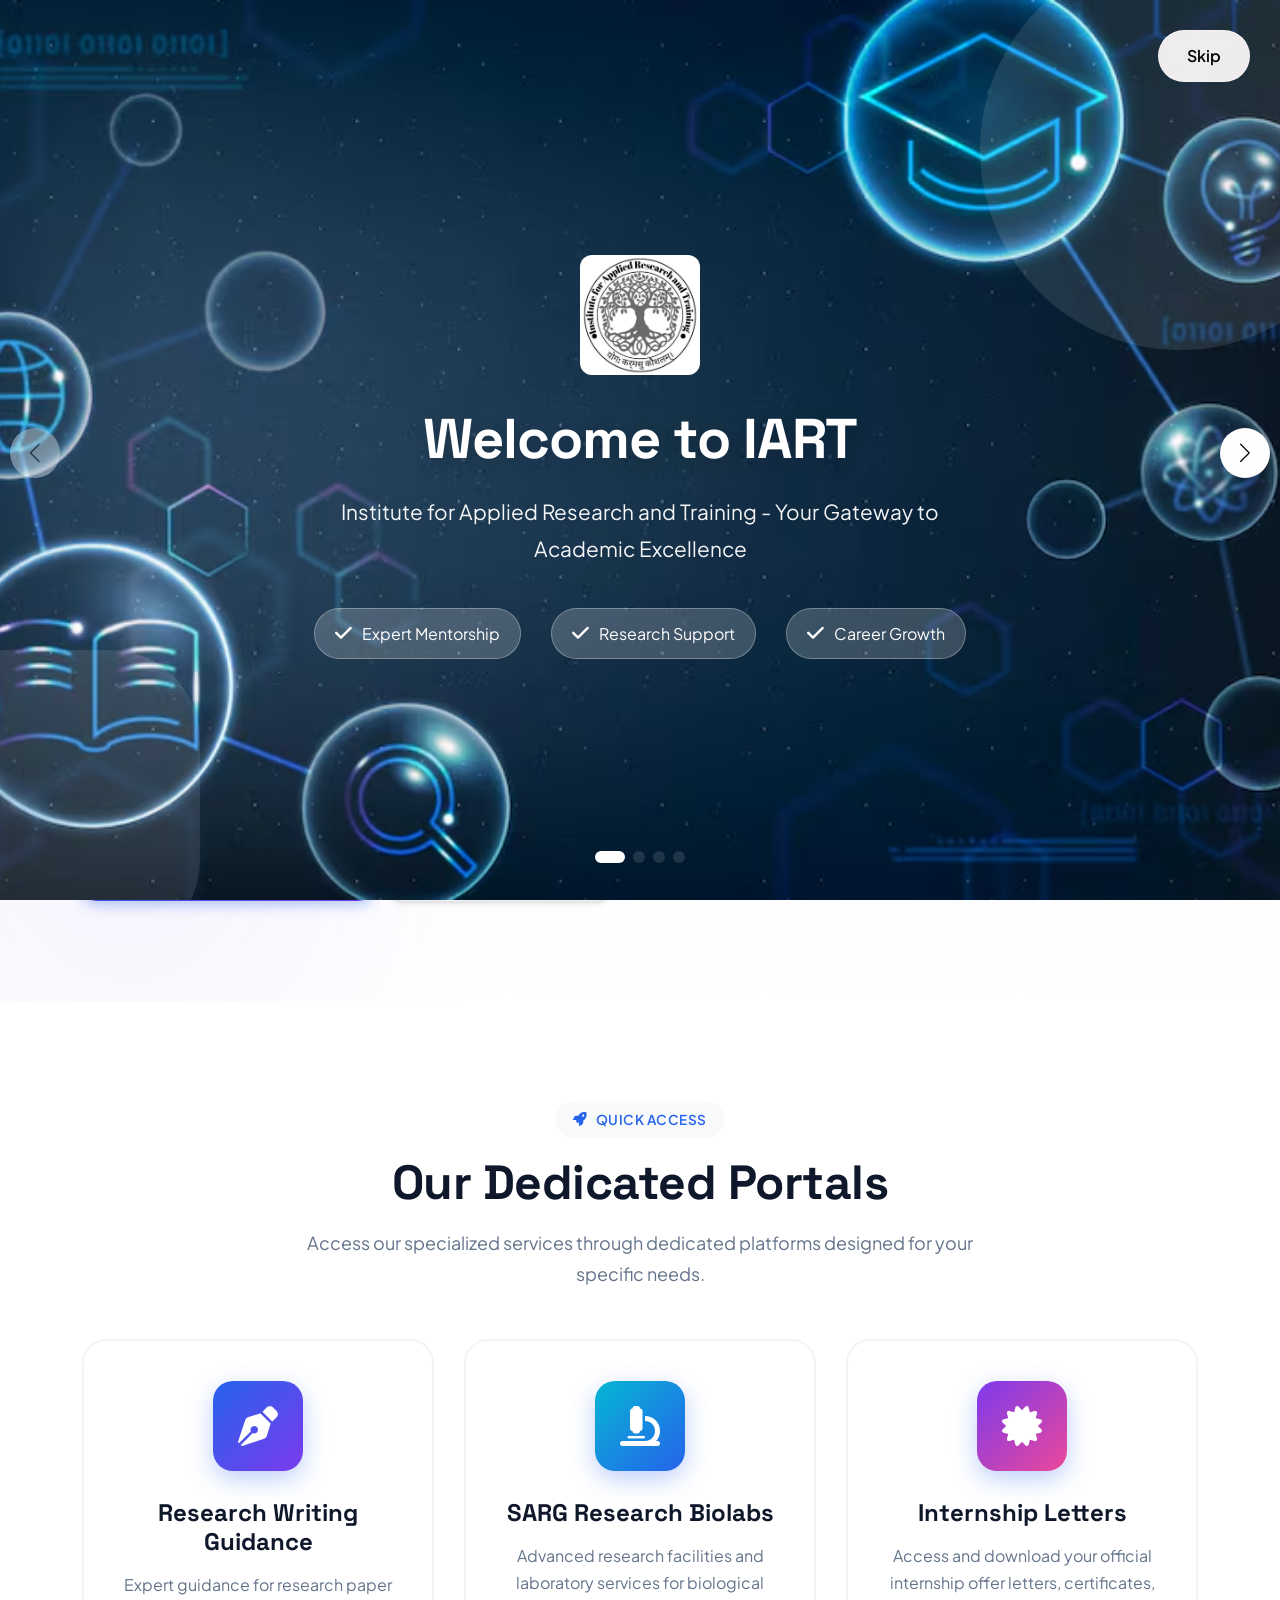
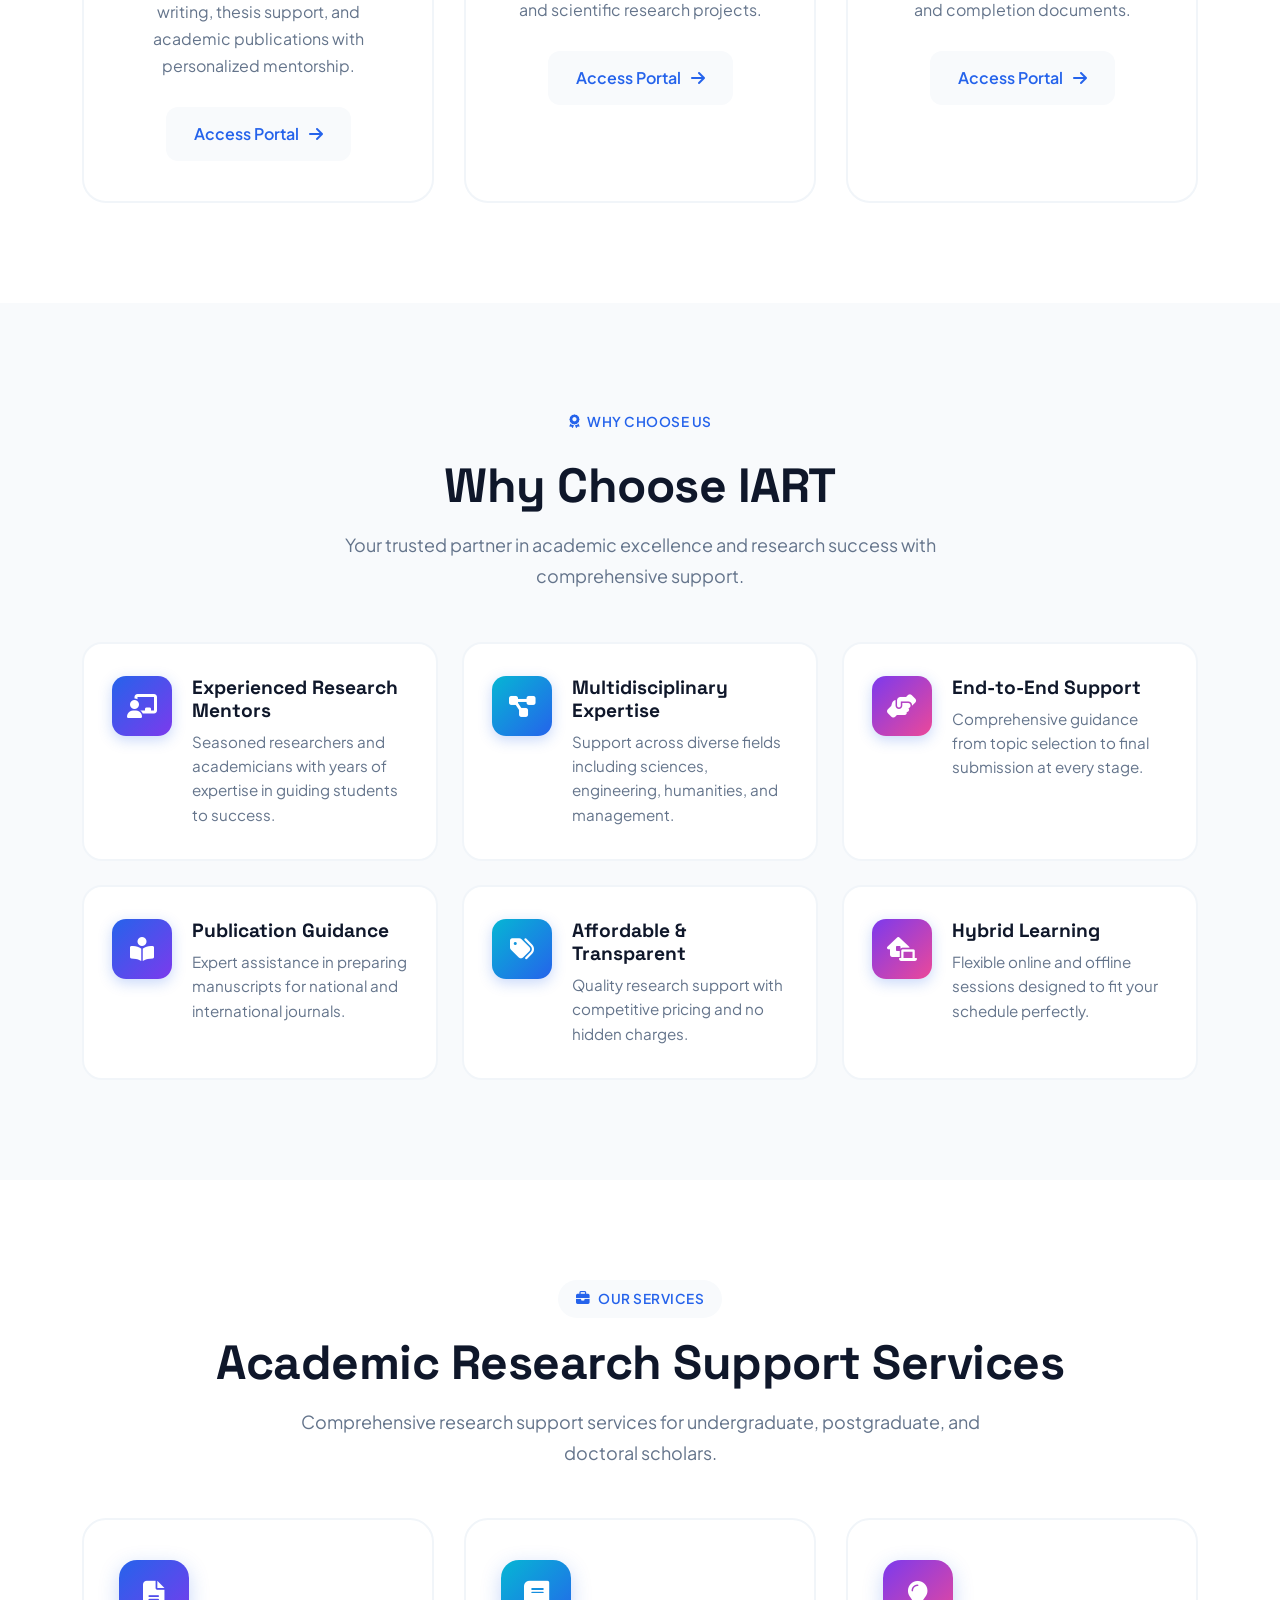
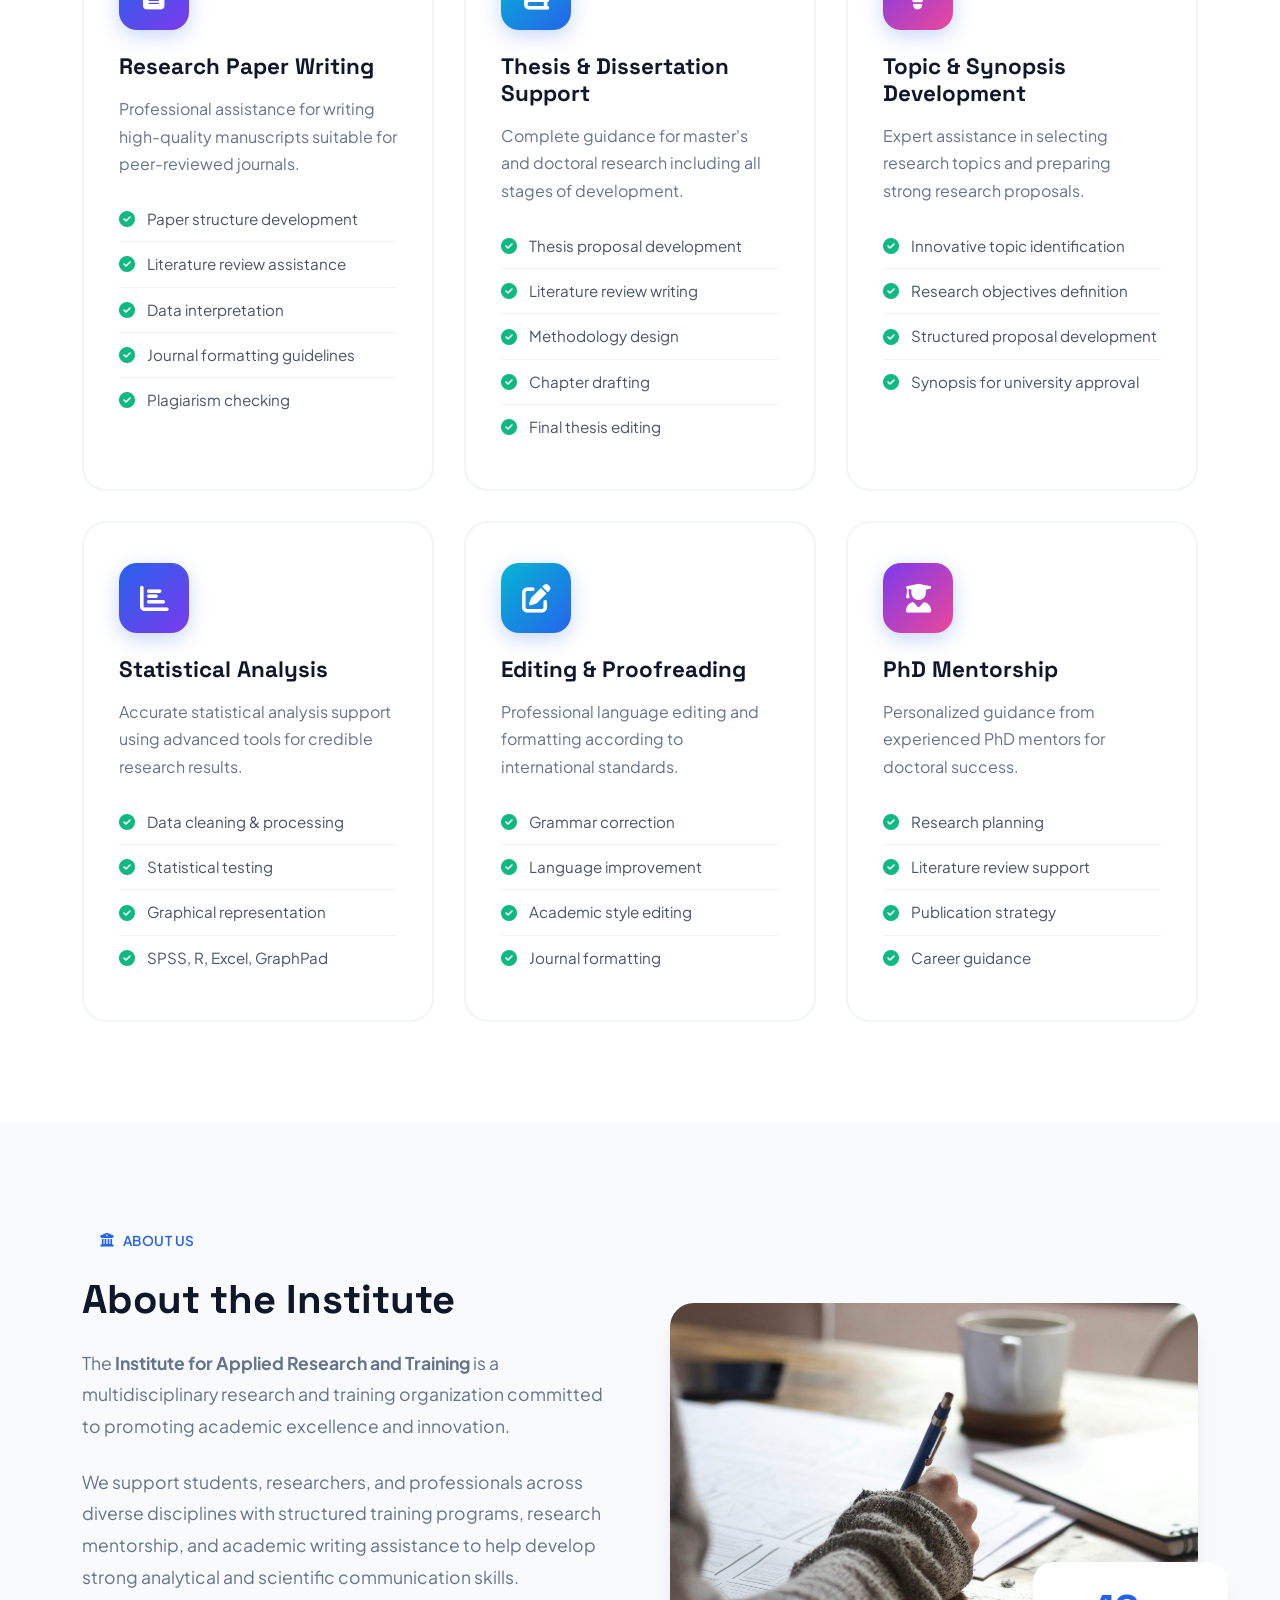
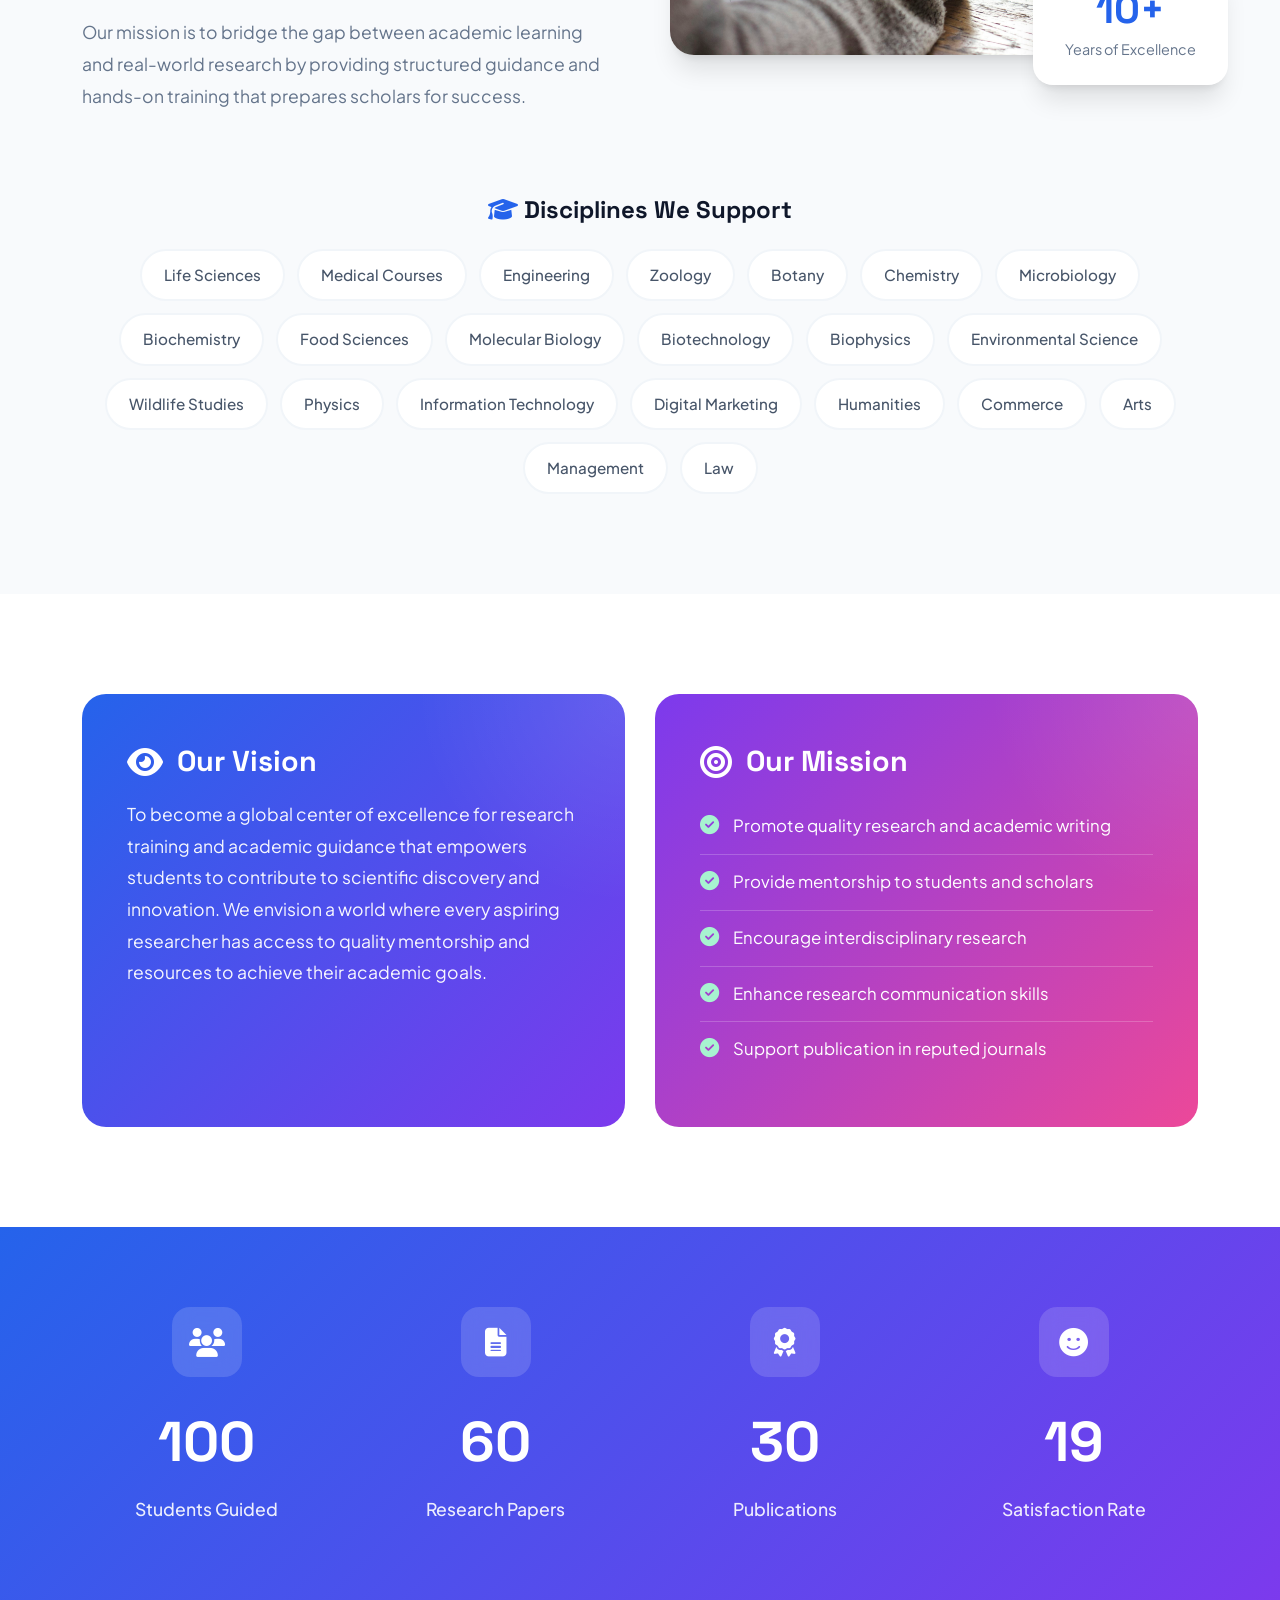
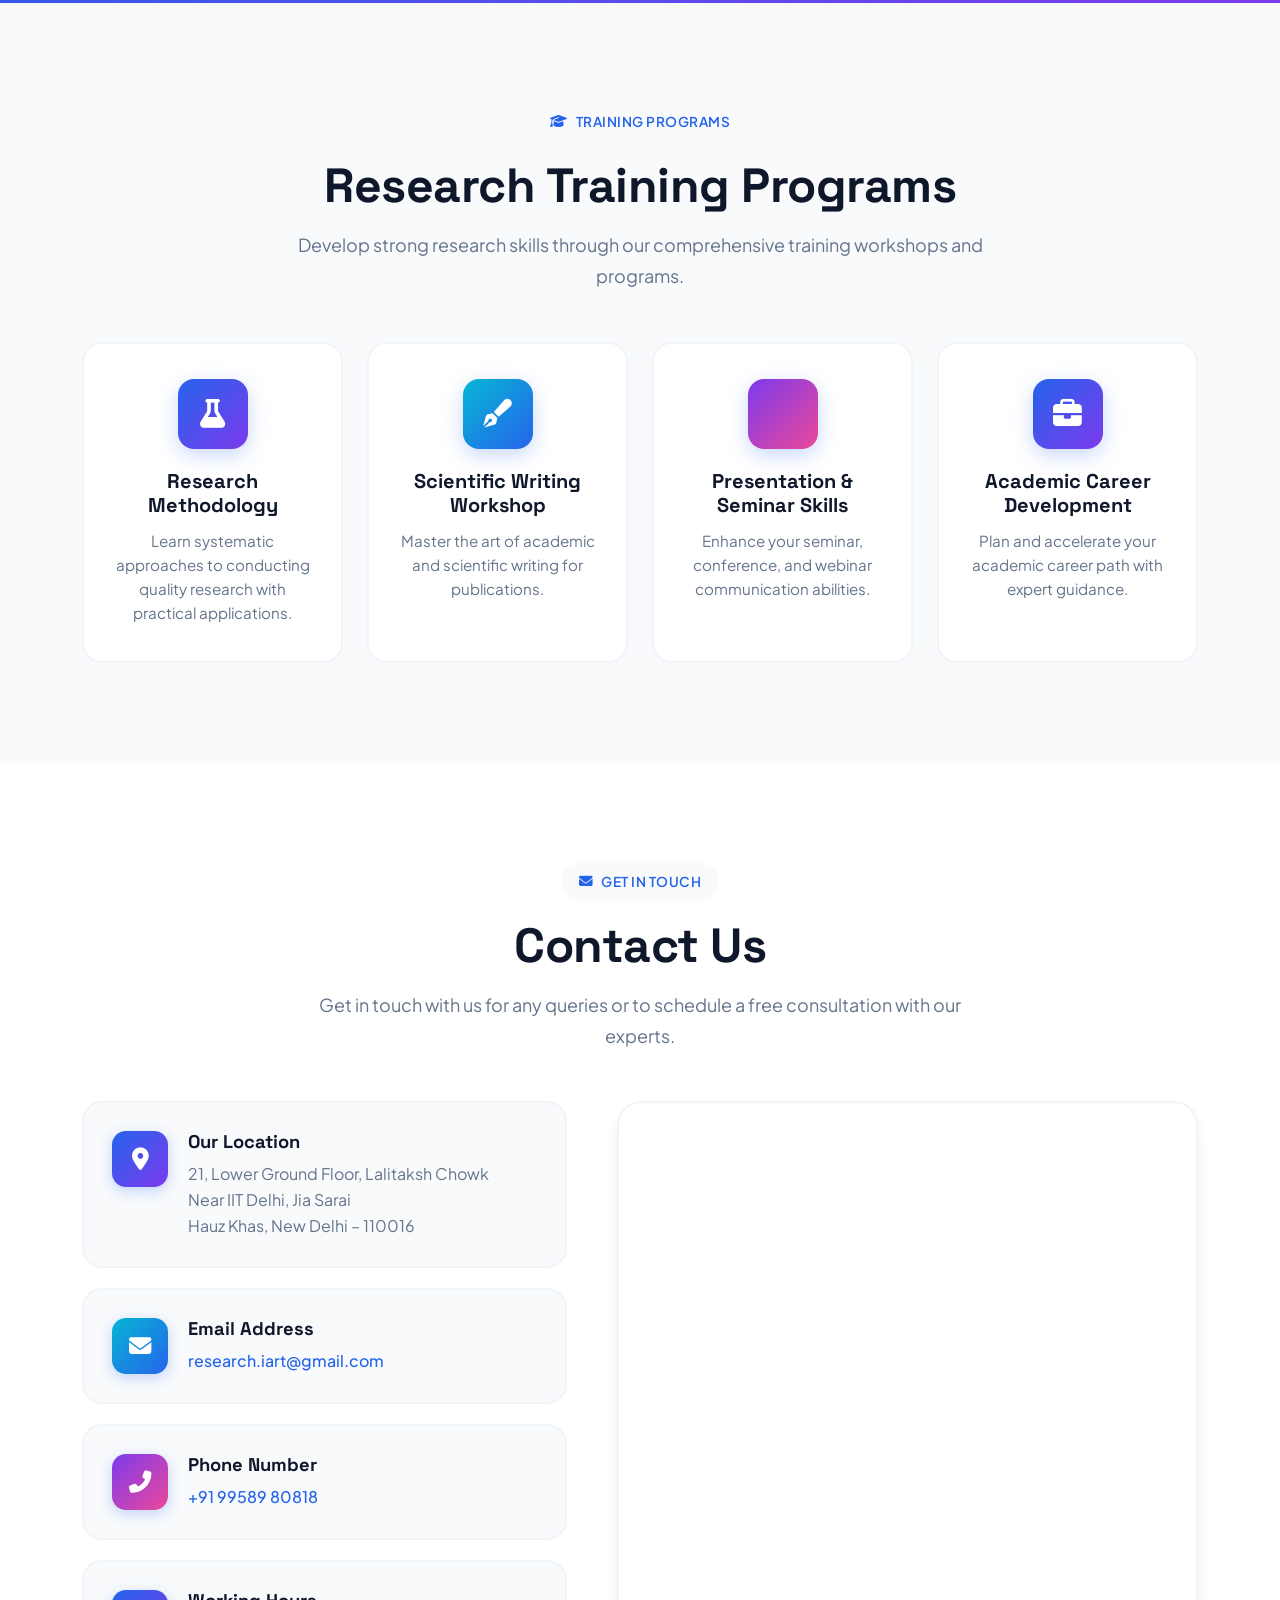
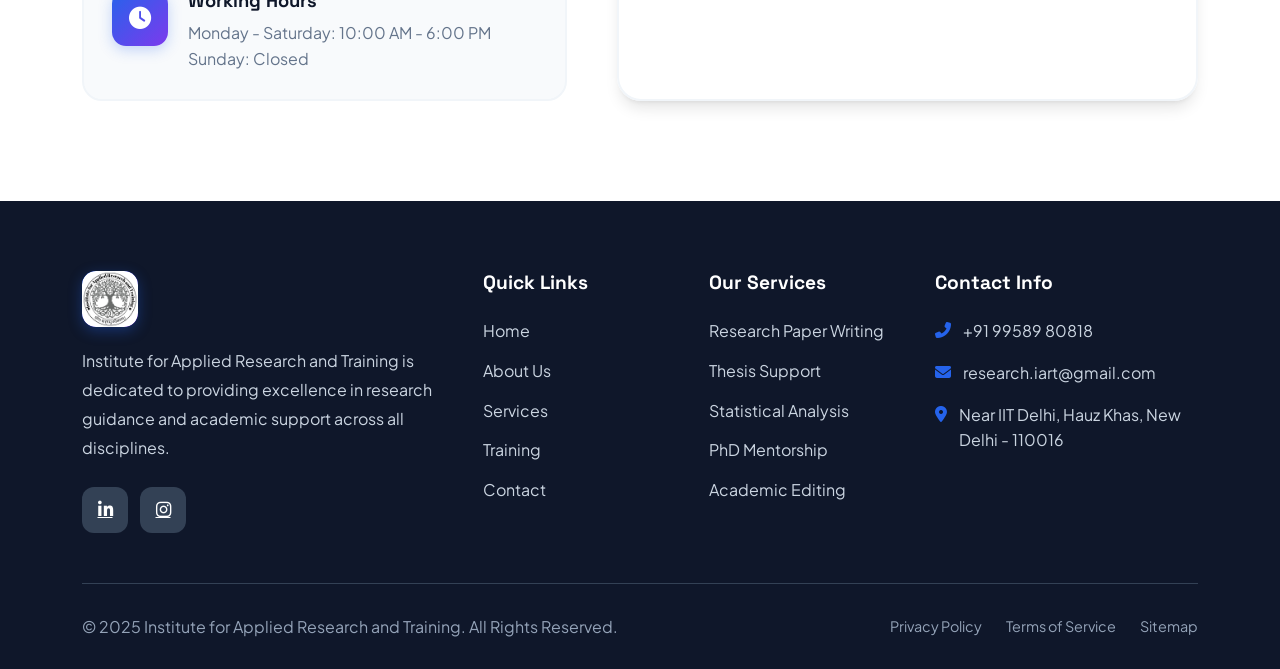
<file: index.html>
<!DOCTYPE html>
<html lang="en">

<head>
    <meta charset="UTF-8">
    <meta name="viewport" content="width=device-width, initial-scale=1.0">
    <title>IART - Institute for Applied Research and Training</title>

    <!-- Bootstrap 5 -->
    <link href="https://cdn.jsdelivr.net/npm/bootstrap@5.3.3/dist/css/bootstrap.min.css" rel="stylesheet">
    <!-- Bootstrap Icons -->
    <link href="https://cdn.jsdelivr.net/npm/bootstrap-icons/font/bootstrap-icons.css" rel="stylesheet">
    <!-- Font Awesome -->
    <link rel="stylesheet" href="https://cdnjs.cloudflare.com/ajax/libs/font-awesome/6.5.0/css/all.min.css">
    <!-- Google Fonts -->
    <link
        href="https://fonts.googleapis.com/css2?family=Plus+Jakarta+Sans:wght@300;400;500;600;700;800&family=Space+Grotesk:wght@400;500;600;700&display=swap"
        rel="stylesheet">
    <!-- AOS Animation -->
    <link href="https://unpkg.com/aos@2.3.1/dist/aos.css" rel="stylesheet">
    <!-- Swiper Slider -->
    <link href="https://cdn.jsdelivr.net/npm/swiper@11/swiper-bundle.min.css" rel="stylesheet">

    <link rel="stylesheet" href="style.css">
</head>

<body>

    <!-- ===== WELCOME SLIDER SECTION ===== -->
    <div class="welcome-section" id="welcomeSection">
        <div class="welcome-progress"></div>
        <button class="welcome-skip-btn" id="skipWelcome">Skip</button>

        <div class="welcome-container">
            <div class="swiper welcomeSwiper">
                <div class="swiper-wrapper">

                    <div class="swiper-slide slide-1">
                        <div class="slide-decoration decoration-1"></div>
                        <div class="slide-decoration decoration-2"></div>
                        <div class="slide-content">
                            <div class="slide-icon">
                                <img src="logo.jpeg" alt="logo"
                                    style="width: 120px; height: 120px; border-radius: 12px;">
                            </div>
                            <h2 class="slide-title">Welcome to IART</h2>
                            <p class="slide-subtitle">
                                Institute for Applied Research and Training - Your Gateway to Academic Excellence
                            </p>
                            <div class="slide-features">
                                <div class="feature-item">
                                    <i class="fas fa-check"></i>
                                    Expert Mentorship
                                </div>
                                <div class="feature-item">
                                    <i class="fas fa-check"></i>
                                    Research Support
                                </div>
                                <div class="feature-item">
                                    <i class="fas fa-check"></i>
                                    Career Growth
                                </div>
                            </div>
                        </div>
                    </div>

                    <div class="swiper-slide slide-2">
                        <div class="slide-decoration decoration-1"></div>
                        <div class="slide-decoration decoration-2"></div>
                        <div class="slide-content">
                            <div class="slide-icon">
                                <i class="fas fa-book-reader"></i>
                            </div>
                            <h2 class="slide-title">Research Writing Guidance</h2>
                            <p class="slide-subtitle">
                                Step-by-step guidance to help students and researchers write high-quality research
                                papers, theses, and academic publications.
                            </p>
                            <div class="slide-features">
                                <div class="feature-item">
                                    <i class="fas fa-check"></i>
                                    Research Paper Structure
                                </div>
                                <div class="feature-item">
                                    <i class="fas fa-check"></i>
                                    Scientific & Academic Writing
                                </div>
                                <div class="feature-item">
                                    <i class="fas fa-check"></i>
                                    Citation & Referencing
                                </div>
                                <div class="feature-item">
                                    <i class="fas fa-check"></i>
                                    Journal Publication Guidance
                                </div>
                            </div>
                            <a href="https://training.iart.com/research-guidance"
                                style="display:inline-flex;align-items:center;gap:10px;background:rgba(255,255,255,0.95);color:#000000;padding:14px 32px;border-radius:50px;font-weight:700;text-decoration:none;margin-top:30px;transition:all 0.3s ease;box-shadow:0 8px 25px rgba(0,0,0,0.2);font-size:1.05rem;"
                                onmouseover="this.style.transform='translateY(-3px)'; this.style.boxShadow='0 12px 35px rgba(0,0,0,0.3)';"
                                onmouseout="this.style.transform='translateY(0)'; this.style.boxShadow='0 8px 25px rgba(0,0,0,0.2)';">
                                Explore Guidance <i class="fas fa-arrow-right"></i>
                            </a>
                        </div>
                    </div>

                    <div class="swiper-slide slide-3">
                        <div class="slide-decoration decoration-1"></div>
                        <div class="slide-decoration decoration-2"></div>
                        <div class="slide-content">
                            <div class="slide-icon">
                                <i class="fas fa-microscope"></i>
                            </div>
                            <h2 class="slide-title">Research Biolabs</h2>
                            <p class="slide-subtitle">
                                State-of-the-art laboratory facilities for your research projects
                            </p>
                            <div class="slide-features">
                                <div class="feature-item">
                                    <i class="fas fa-check"></i>
                                    Modern Equipment
                                </div>
                                <div class="feature-item">
                                    <i class="fas fa-check"></i>
                                    Expert Support
                                </div>
                                <div class="feature-item">
                                    <i class="fas fa-check"></i>
                                    24/7 Access
                                </div>
                            </div>
                            <a href="https://biolabs.iart.com"
                                style="display: inline-flex; align-items: center; gap: 10px; background: rgba(255, 255, 255, 0.95); color: #040606; padding: 14px 32px; border-radius: 50px; font-weight: 700; text-decoration: none; margin-top: 30px; transition: all 0.3s ease; box-shadow: 0 8px 25px rgba(0, 0, 0, 0.2); font-size: 1.05rem;"
                                onmouseover="this.style.transform='translateY(-3px)'; this.style.boxShadow='0 12px 35px rgba(0, 0, 0, 0.3)';"
                                onmouseout="this.style.transform='translateY(0)'; this.style.boxShadow='0 8px 25px rgba(0, 0, 0, 0.2)';">
                                Start Exploring <i class="fas fa-arrow-right"></i>
                            </a>
                        </div>
                    </div>

                    <div class="swiper-slide slide-4">
                        <div class="slide-decoration decoration-1"></div>
                        <div class="slide-decoration decoration-2"></div>
                        <div class="slide-content">
                            <div class="slide-icon">
                                <i class="fas fa-users"></i>
                            </div>
                            <h2 class="slide-title">Join Our Community</h2>
                            <p class="slide-subtitle">
                                Connect with 500+ students and researchers in our thriving community
                            </p>
                            <div class="slide-features">
                                <div class="feature-item">
                                    <i class="fas fa-check"></i>
                                    Networking Events
                                </div>
                                <div class="feature-item">
                                    <i class="fas fa-check"></i>
                                    Mentorship Program
                                </div>
                                <div class="feature-item">
                                    <i class="fas fa-check"></i>
                                    Collaborative Projects
                                </div>
                            </div>
                            <a href="https://community.iart.com"
                                style="display: inline-flex; align-items: center; gap: 10px; background: rgba(255, 255, 255, 0.95); color: #000000; padding: 14px 32px; border-radius: 50px; font-weight: 700; text-decoration: none; margin-top: 30px; transition: all 0.3s ease; box-shadow: 0 8px 25px rgba(0, 0, 0, 0.2); font-size: 1.05rem;"
                                onmouseover="this.style.transform='translateY(-3px)'; this.style.boxShadow='0 12px 35px rgba(0, 0, 0, 0.3)';"
                                onmouseout="this.style.transform='translateY(0)'; this.style.boxShadow='0 8px 25px rgba(0, 0, 0, 0.2)';">
                                Start Exploring <i class="fas fa-arrow-right"></i>
                            </a>
                        </div>
                    </div>
                </div>

                <div class="swiper-pagination"></div>
                <div class="swiper-button-next"></div>
                <div class="swiper-button-prev"></div>
            </div>
        </div>
    </div>

    <!-- MODERN NAVBAR -->
    <nav class="navbar navbar-expand-lg">
        <div class="container">
            <a class="navbar-brand" href="#home">
                <div class="logo-icon">
                    <img src="logo.jpeg" alt="IART Logo">
                </div>
                <div class="logo-text">
                    <span class="logo-title">IART</span>
                    <span class="logo-subtitle">Research & Training</span>
                </div>
            </a>

            <button class="navbar-toggler" type="button" data-bs-toggle="collapse" data-bs-target="#navbarNav">
                <span class="navbar-toggler-icon"></span>
            </button>

            <div class="collapse navbar-collapse" id="navbarNav">
                <ul class="navbar-nav ms-auto">
                    <li class="nav-item">
                        <a class="nav-link active" href="#home">Home</a>
                    </li>
                    <li class="nav-item">
                        <a class="nav-link" href="#about">About</a>
                    </li>
                    <li class="nav-item">
                        <a class="nav-link" href="#services">Services</a>
                    </li>
                    <li class="nav-item">
                        <a class="nav-link" href="#training">Training</a>
                    </li>
                    <li class="nav-item">
                        <a class="nav-link" href="#contact">Contact</a>
                    </li>
                    <li class="nav-item">
                        <a class="nav-link nav-cta" href="#contact">
                            <i class="fas fa-calendar-check"></i>
                            Get Started
                        </a>
                    </li>
                </ul>
            </div>
        </div>
    </nav>

    <!-- HERO SECTION -->
    <section class="hero-section" id="home">
        <div class="container">
            <div class="row align-items-center">
                <div class="col-lg-6" data-aos="fade-right">
                    <div class="hero-badge">
                        <i class="fas fa-sparkles"></i>
                        Welcome to IART
                    </div>

                    <h1 class="hero-title">
                        Institute for <span class="highlight">Applied Research</span> and Training
                    </h1>

                    <p class="hero-subtitle">
                        A leading academic support and research training institute dedicated to helping students,
                        researchers, and professionals achieve excellence in research and scientific writing.
                    </p>

                    <div class="hero-features">
                        <div class="hero-feature">
                            <i class="fas fa-check-circle"></i>
                            Research Paper Writing
                        </div>
                        <div class="hero-feature">
                            <i class="fas fa-check-circle"></i>
                            Thesis Guidance
                        </div>
                        <div class="hero-feature">
                            <i class="fas fa-check-circle"></i>
                            Statistical Analysis
                        </div>
                        <div class="hero-feature">
                            <i class="fas fa-check-circle"></i>
                            PhD Mentorship
                        </div>
                        <div class="hero-feature">
                            <i class="fas fa-check-circle"></i>
                            Scientific Editing
                        </div>
                        <div class="hero-feature">
                            <i class="fas fa-check-circle"></i>
                            Career Counseling
                        </div>
                    </div>
                    
                    <div class="hero-buttons">
                        <a href="#contact" class="btn-hero-primary">
                            <i class="fas fa-paper-plane"></i>
                            Request Free Consultation
                        </a>
                        <a href="#services" class="btn-hero-secondary">
                            <i class="fas fa-arrow-right"></i>
                            Explore Services
                        </a>
                    </div>
                </div>

                <div class="col-lg-6 d-none d-lg-block" data-aos="fade-left">
                    <div class="hero-image">
                        <img src="hero.jpg"
                            alt="Research" class="hero-image-main">

                        <div class="floating-card card-1">
                            <div class="floating-card-icon">
                                <i class="fas fa-users"></i>
                            </div>
                            <div class="floating-card-text">
                                <h5>500+</h5>
                                <p>Students Guided</p>
                            </div>
                        </div>

                        <div class="floating-card card-2">
                            <div class="floating-card-icon" style="background: var(--gradient-3);">
                                <i class="fas fa-file-alt"></i>
                            </div>
                            <div class="floating-card-text">
                                <h5>300+</h5>
                                <p>Research Papers</p>
                            </div>
                        </div>
                    </div>
                </div>
            </div>
        </div>
    </section>

    <!-- PORTAL SECTION -->
    <section class="portal-section" id="portals">
        <div class="container">
            <div class="text-center" data-aos="fade-up">
                <div class="section-label">
                    <i class="fas fa-rocket"></i>
                    Quick Access
                </div>
                <h2 class="section-title">Our Dedicated Portals</h2>
                <p class="section-description">
                    Access our specialized services through dedicated platforms designed for your specific needs.
                </p>
            </div>

            <div class="portal-grid">
                <div class="portal-card" data-aos="fade-up" data-aos-delay="100">
                    <div class="portal-icon">
                        <i class="fas fa-pen-nib"></i>
                    </div>
                    <h3>Research Writing Guidance</h3>
                    <p>Expert guidance for research paper writing, thesis support, and academic publications with
                        personalized mentorship.</p>
                    <a href="#" class="portal-link">
                        Access Portal <i class="fas fa-arrow-right"></i>
                    </a>
                </div>

                <div class="portal-card" data-aos="fade-up" data-aos-delay="200">
                    <div class="portal-icon" style="background: var(--gradient-2);">
                        <i class="fas fa-microscope"></i>
                    </div>
                    <h3>SARG Research Biolabs</h3>
                    <p>Advanced research facilities and laboratory services for biological and scientific research
                        projects.</p>
                    <a href="#" class="portal-link">
                        Access Portal <i class="fas fa-arrow-right"></i>
                    </a>
                </div>

                <div class="portal-card" data-aos="fade-up" data-aos-delay="300">
                    <div class="portal-icon" style="background: var(--gradient-3);">
                        <i class="fas fa-certificate"></i>
                    </div>
                    <h3>Internship Letters</h3>
                    <p>Access and download your official internship offer letters, certificates, and completion
                        documents.</p>
                    <a href="#" class="portal-link">
                        Access Portal <i class="fas fa-arrow-right"></i>
                    </a>
                </div>
            </div>
        </div>
    </section>

    <!-- WHY CHOOSE SECTION -->
    <section class="why-section" id="why-choose">
        <div class="container">
            <div class="text-center" data-aos="fade-up">
                <div class="section-label">
                    <i class="fas fa-award"></i>
                    Why Choose Us
                </div>
                <h2 class="section-title">Why Choose IART</h2>
                <p class="section-description">
                    Your trusted partner in academic excellence and research success with comprehensive support.
                </p>
            </div>

            <div class="why-grid">
                <div class="why-card" data-aos="fade-up" data-aos-delay="100">
                    <div class="why-icon">
                        <i class="fas fa-chalkboard-teacher"></i>
                    </div>
                    <div class="why-content">
                        <h4>Experienced Research Mentors</h4>
                        <p>Seasoned researchers and academicians with years of expertise in guiding students to success.
                        </p>
                    </div>
                </div>

                <div class="why-card" data-aos="fade-up" data-aos-delay="150">
                    <div class="why-icon" style="background: var(--gradient-2);">
                        <i class="fas fa-project-diagram"></i>
                    </div>
                    <div class="why-content">
                        <h4>Multidisciplinary Expertise</h4>
                        <p>Support across diverse fields including sciences, engineering, humanities, and management.
                        </p>
                    </div>
                </div>

                <div class="why-card" data-aos="fade-up" data-aos-delay="200">
                    <div class="why-icon" style="background: var(--gradient-3);">
                        <i class="fas fa-hands-helping"></i>
                    </div>
                    <div class="why-content">
                        <h4>End-to-End Support</h4>
                        <p>Comprehensive guidance from topic selection to final submission at every stage.</p>
                    </div>
                </div>

                <div class="why-card" data-aos="fade-up" data-aos-delay="250">
                    <div class="why-icon">
                        <i class="fas fa-book-reader"></i>
                    </div>
                    <div class="why-content">
                        <h4>Publication Guidance</h4>
                        <p>Expert assistance in preparing manuscripts for national and international journals.</p>
                    </div>
                </div>

                <div class="why-card" data-aos="fade-up" data-aos-delay="300">
                    <div class="why-icon" style="background: var(--gradient-2);">
                        <i class="fas fa-tags"></i>
                    </div>
                    <div class="why-content">
                        <h4>Affordable & Transparent</h4>
                        <p>Quality research support with competitive pricing and no hidden charges.</p>
                    </div>
                </div>

                <div class="why-card" data-aos="fade-up" data-aos-delay="350">
                    <div class="why-icon" style="background: var(--gradient-3);">
                        <i class="fas fa-laptop-house"></i>
                    </div>
                    <div class="why-content">
                        <h4>Hybrid Learning</h4>
                        <p>Flexible online and offline sessions designed to fit your schedule perfectly.</p>
                    </div>
                </div>
            </div>
        </div>
    </section>

    <!-- SERVICES SECTION -->
    <section class="services-section" id="services">
        <div class="container">
            <div class="text-center" data-aos="fade-up">
                <div class="section-label">
                    <i class="fas fa-briefcase"></i>
                    Our Services
                </div>
                <h2 class="section-title">Academic Research Support Services</h2>
                <p class="section-description">
                    Comprehensive research support services for undergraduate, postgraduate, and doctoral scholars.
                </p>
            </div>

            <div class="services-grid">
                <div class="service-card" data-aos="fade-up" data-aos-delay="100">
                    <div class="service-icon">
                        <i class="fas fa-file-alt"></i>
                    </div>
                    <h3>Research Paper Writing</h3>
                    <p>Professional assistance for writing high-quality manuscripts suitable for peer-reviewed journals.
                    </p>
                    <ul>
                        <li><i class="fas fa-check-circle"></i> Paper structure development</li>
                        <li><i class="fas fa-check-circle"></i> Literature review assistance</li>
                        <li><i class="fas fa-check-circle"></i> Data interpretation</li>
                        <li><i class="fas fa-check-circle"></i> Journal formatting guidelines</li>
                        <li><i class="fas fa-check-circle"></i> Plagiarism checking</li>
                    </ul>
                </div>

                <div class="service-card" data-aos="fade-up" data-aos-delay="150">
                    <div class="service-icon" style="background: var(--gradient-2);">
                        <i class="fas fa-book"></i>
                    </div>
                    <h3>Thesis & Dissertation Support</h3>
                    <p>Complete guidance for master's and doctoral research including all stages of development.</p>
                    <ul>
                        <li><i class="fas fa-check-circle"></i> Thesis proposal development</li>
                        <li><i class="fas fa-check-circle"></i> Literature review writing</li>
                        <li><i class="fas fa-check-circle"></i> Methodology design</li>
                        <li><i class="fas fa-check-circle"></i> Chapter drafting</li>
                        <li><i class="fas fa-check-circle"></i> Final thesis editing</li>
                    </ul>
                </div>

                <div class="service-card" data-aos="fade-up" data-aos-delay="200">
                    <div class="service-icon" style="background: var(--gradient-3);">
                        <i class="fas fa-lightbulb"></i>
                    </div>
                    <h3>Topic & Synopsis Development</h3>
                    <p>Expert assistance in selecting research topics and preparing strong research proposals.</p>
                    <ul>
                        <li><i class="fas fa-check-circle"></i> Innovative topic identification</li>
                        <li><i class="fas fa-check-circle"></i> Research objectives definition</li>
                        <li><i class="fas fa-check-circle"></i> Structured proposal development</li>
                        <li><i class="fas fa-check-circle"></i> Synopsis for university approval</li>
                    </ul>
                </div>

                <div class="service-card" data-aos="fade-up" data-aos-delay="250">
                    <div class="service-icon">
                        <i class="fas fa-chart-bar"></i>
                    </div>
                    <h3>Statistical Analysis</h3>
                    <p>Accurate statistical analysis support using advanced tools for credible research results.</p>
                    <ul>
                        <li><i class="fas fa-check-circle"></i> Data cleaning & processing</li>
                        <li><i class="fas fa-check-circle"></i> Statistical testing</li>
                        <li><i class="fas fa-check-circle"></i> Graphical representation</li>
                        <li><i class="fas fa-check-circle"></i> SPSS, R, Excel, GraphPad</li>
                    </ul>
                </div>

                <div class="service-card" data-aos="fade-up" data-aos-delay="300">
                    <div class="service-icon" style="background: var(--gradient-2);">
                        <i class="fas fa-edit"></i>
                    </div>
                    <h3>Editing & Proofreading</h3>
                    <p>Professional language editing and formatting according to international standards.</p>
                    <ul>
                        <li><i class="fas fa-check-circle"></i> Grammar correction</li>
                        <li><i class="fas fa-check-circle"></i> Language improvement</li>
                        <li><i class="fas fa-check-circle"></i> Academic style editing</li>
                        <li><i class="fas fa-check-circle"></i> Journal formatting</li>
                    </ul>
                </div>

                <div class="service-card" data-aos="fade-up" data-aos-delay="350">
                    <div class="service-icon" style="background: var(--gradient-3);">
                        <i class="fas fa-user-graduate"></i>
                    </div>
                    <h3>PhD Mentorship</h3>
                    <p>Personalized guidance from experienced PhD mentors for doctoral success.</p>
                    <ul>
                        <li><i class="fas fa-check-circle"></i> Research planning</li>
                        <li><i class="fas fa-check-circle"></i> Literature review support</li>
                        <li><i class="fas fa-check-circle"></i> Publication strategy</li>
                        <li><i class="fas fa-check-circle"></i> Career guidance</li>
                    </ul>
                </div>
            </div>
        </div>
    </section>

    <!-- ABOUT SECTION -->
    <section class="about-section" id="about">
        <div class="container">
            <div class="about-content">
                <div class="about-text" data-aos="fade-right">
                    <div class="section-label">
                        <i class="fas fa-university"></i>
                        About Us
                    </div>
                    <h2>About the Institute</h2>
                    <p>
                        The <strong>Institute for Applied Research and Training</strong> is a multidisciplinary research
                        and training organization committed to promoting academic excellence and innovation.
                    </p>
                    <p>
                        We support students, researchers, and professionals across diverse disciplines with structured
                        training programs, research mentorship, and academic writing assistance to help develop strong
                        analytical and scientific communication skills.
                    </p>
                    <p>
                        Our mission is to bridge the gap between academic learning and real-world research by providing
                        structured guidance and hands-on training that prepares scholars for success.
                    </p>
                </div>

                <div class="about-image" data-aos="fade-left">
                    <img src="2.jpg"
                        alt="About IART">
                    <div class="about-stats">
                        <h4>10+</h4>
                        <p>Years of Excellence</p>
                    </div>
                </div>
            </div>

            <div class="disciplines-section" data-aos="fade-up">
                <h3 class="disciplines-title">
                    <i class="fas fa-graduation-cap" style="color: var(--primary);"></i>
                    Disciplines We Support
                </h3>
                <div class="disciplines-grid">
                    <span class="discipline-tag">Life Sciences</span>
                    <span class="discipline-tag">Medical Courses</span>
                    <span class="discipline-tag">Engineering</span>
                    <span class="discipline-tag">Zoology</span>
                    <span class="discipline-tag">Botany</span>
                    <span class="discipline-tag">Chemistry</span>
                    <span class="discipline-tag">Microbiology</span>
                    <span class="discipline-tag">Biochemistry</span>
                    <span class="discipline-tag">Food Sciences</span>
                    <span class="discipline-tag">Molecular Biology</span>
                    <span class="discipline-tag">Biotechnology</span>
                    <span class="discipline-tag">Biophysics</span>
                    <span class="discipline-tag">Environmental Science</span>
                    <span class="discipline-tag">Wildlife Studies</span>
                    <span class="discipline-tag">Physics</span>
                    <span class="discipline-tag">Information Technology</span>
                    <span class="discipline-tag">Digital Marketing</span>
                    <span class="discipline-tag">Humanities</span>
                    <span class="discipline-tag">Commerce</span>
                    <span class="discipline-tag">Arts</span>
                    <span class="discipline-tag">Management</span>
                    <span class="discipline-tag">Law</span>
                </div>
            </div>
        </div>
    </section>

    <!-- VISION MISSION SECTION -->
    <section class="vm-section">
        <div class="container">
            <div class="vm-grid">
                <div class="vm-card" data-aos="fade-right">
                    <h3><i class="fas fa-eye"></i> Our Vision</h3>
                    <p>
                        To become a global center of excellence for research training and academic guidance that
                        empowers students to contribute to scientific discovery and innovation. We envision a world
                        where every aspiring researcher has access to quality mentorship and resources to achieve their
                        academic goals.
                    </p>
                </div>

                <div class="vm-card secondary" data-aos="fade-left">
                    <h3><i class="fas fa-bullseye"></i> Our Mission</h3>
                    <ul>
                        <li><i class="fas fa-check-circle"></i> Promote quality research and academic writing</li>
                        <li><i class="fas fa-check-circle"></i> Provide mentorship to students and scholars</li>
                        <li><i class="fas fa-check-circle"></i> Encourage interdisciplinary research</li>
                        <li><i class="fas fa-check-circle"></i> Enhance research communication skills</li>
                        <li><i class="fas fa-check-circle"></i> Support publication in reputed journals</li>
                    </ul>
                </div>
            </div>
        </div>
    </section>

    <!-- STATS SECTION -->
    <section class="stats-section">
        <div class="container">
            <div class="stats-grid">
                <div class="stat-item" data-aos="zoom-in" data-aos-delay="100">
                    <div class="stat-icon">
                        <i class="fas fa-users"></i>
                    </div>
                    <div class="stat-number counter" data-target="500">0</div>
                    <div class="stat-label">Students Guided</div>
                </div>

                <div class="stat-item" data-aos="zoom-in" data-aos-delay="150">
                    <div class="stat-icon">
                        <i class="fas fa-file-alt"></i>
                    </div>
                    <div class="stat-number counter" data-target="300">0</div>
                    <div class="stat-label">Research Papers</div>
                </div>

                <div class="stat-item" data-aos="zoom-in" data-aos-delay="200">
                    <div class="stat-icon">
                        <i class="fas fa-award"></i>
                    </div>
                    <div class="stat-number counter" data-target="150">0</div>
                    <div class="stat-label">Publications</div>
                </div>

                <div class="stat-item" data-aos="zoom-in" data-aos-delay="250">
                    <div class="stat-icon">
                        <i class="fas fa-smile"></i>
                    </div>
                    <div class="stat-number counter" data-target="95">0</div>
                    <div class="stat-label">Satisfaction Rate</div>
                </div>
            </div>
        </div>
    </section>

    <!-- TRAINING SECTION -->
    <section class="training-section" id="training">
        <div class="container">
            <div class="text-center" data-aos="fade-up">
                <div class="section-label">
                    <i class="fas fa-graduation-cap"></i>
                    Training Programs
                </div>
                <h2 class="section-title">Research Training Programs</h2>
                <p class="section-description">
                    Develop strong research skills through our comprehensive training workshops and programs.
                </p>
            </div>

            <div class="training-grid">
                <div class="training-card" data-aos="fade-up" data-aos-delay="100">
                    <div class="training-icon">
                        <i class="fas fa-flask"></i>
                    </div>
                    <h4>Research Methodology</h4>
                    <p>Learn systematic approaches to conducting quality research with practical applications.</p>
                </div>

                <div class="training-card" data-aos="fade-up" data-aos-delay="150">
                    <div class="training-icon" style="background: var(--gradient-2);">
                        <i class="fas fa-pen-fancy"></i>
                    </div>
                    <h4>Scientific Writing Workshop</h4>
                    <p>Master the art of academic and scientific writing for publications.</p>
                </div>

                <div class="training-card" data-aos="fade-up" data-aos-delay="200">
                    <div class="training-icon" style="background: var(--gradient-3);">
                        <i class="fas fa-presentation"></i>
                    </div>
                    <h4>Presentation & Seminar Skills</h4>
                    <p>Enhance your seminar, conference, and webinar communication abilities.</p>
                </div>

                <div class="training-card" data-aos="fade-up" data-aos-delay="250">
                    <div class="training-icon">
                        <i class="fas fa-briefcase"></i>
                    </div>
                    <h4>Academic Career Development</h4>
                    <p>Plan and accelerate your academic career path with expert guidance.</p>
                </div>
            </div>
        </div>
    </section>

    <!-- CONTACT SECTION -->
    <section class="contact-section" id="contact">
        <div class="container">
            <div class="text-center" data-aos="fade-up">
                <div class="section-label">
                    <i class="fas fa-envelope"></i>
                    Get In Touch
                </div>
                <h2 class="section-title">Contact Us</h2>
                <p class="section-description">
                    Get in touch with us for any queries or to schedule a free consultation with our experts.
                </p>
            </div>

            <div class="contact-grid">
                <div class="contact-info" data-aos="fade-right">
                    <div class="contact-card">
                        <div class="contact-icon">
                            <i class="fas fa-map-marker-alt"></i>
                        </div>
                        <div class="contact-details">
                            <h5>Our Location</h5>
                            <p>
                                21, Lower Ground Floor, Lalitaksh Chowk<br>
                                Near IIT Delhi, Jia Sarai<br>
                                Hauz Khas, New Delhi – 110016
                            </p>
                        </div>
                    </div>

                    <div class="contact-card">
                        <div class="contact-icon" style="background: var(--gradient-2);">
                            <i class="fas fa-envelope"></i>
                        </div>
                        <div class="contact-details">
                            <h5>Email Address</h5>
                            <p><a href="mailto:research.iart@gmail.com">research.iart@gmail.com</a></p>
                        </div>
                    </div>

                    <div class="contact-card">
                        <div class="contact-icon" style="background: var(--gradient-3);">
                            <i class="fas fa-phone-alt"></i>
                        </div>
                        <div class="contact-details">
                            <h5>Phone Number</h5>
                            <p><a href="tel:+919958980818">+91 99589 80818</a></p>
                        </div>
                    </div>

                    <div class="contact-card">
                        <div class="contact-icon">
                            <i class="fas fa-clock"></i>
                        </div>
                        <div class="contact-details">
                            <h5>Working Hours</h5>
                            <p>Monday - Saturday: 10:00 AM - 6:00 PM<br>Sunday: Closed</p>
                        </div>
                    </div>
                </div>

                <div class="map-container" data-aos="fade-left">
                    <iframe
                        src="https://www.google.com/maps/embed?pb=!1m18!1m12!1m3!1d3504.5246279844946!2d77.19117!3d28.543627!2m3!1f0!2f0!3f0!3m2!1i1024!2i768!4f13.1!3m3!1m2!1s0x0%3A0x0!2zMjjCsDMyJzM3LjEiTiA3N8KwMTEnMjguMiJF!5e0!3m2!1sen!2sin!4v1234567890"
                        allowfullscreen="" loading="lazy"></iframe>
                </div>
            </div>
        </div>
    </section>

    <!-- FOOTER -->
    <footer>
        <div class="container">
            <div class="footer-grid">
                <div class="footer-brand">
                    <div class="logo-icon" style="width: 56px; height: 56px;">
                        <img src="logo.jpeg" alt="IART Logo">
                    </div>
                    <p>
                        Institute for Applied Research and Training is dedicated to providing excellence in research
                        guidance and academic support across all disciplines.
                    </p>
                    <div class="social-links">
                        <a href="https://www.linkedin.com/company/institute-for-applied-research-and-training/"><i
                                class="fab fa-linkedin-in"></i></a>
                        <a href="https://www.instagram.com/edu.iart?igsh=MTd3bndvaXIyZDVqMw=="><i
                                class="fab fa-instagram"></i></a>
                    </div>
                </div>

                <div class="footer-section">
                    <h4>Quick Links</h4>
                    <ul>
                        <li><a href="#home">Home</a></li>
                        <li><a href="#about">About Us</a></li>
                        <li><a href="#services">Services</a></li>
                        <li><a href="#training">Training</a></li>
                        <li><a href="#contact">Contact</a></li>
                    </ul>
                </div>

                <div class="footer-section">
                    <h4>Our Services</h4>
                    <ul>
                        <li><a href="#services">Research Paper Writing</a></li>
                        <li><a href="#services">Thesis Support</a></li>
                        <li><a href="#services">Statistical Analysis</a></li>
                        <li><a href="#services">PhD Mentorship</a></li>
                        <li><a href="#services">Academic Editing</a></li>
                    </ul>
                </div>

                <div class="footer-section">
                    <h4>Contact Info</h4>
                    <ul class="footer-contact">
                        <li>
                            <i class="fas fa-phone-alt"></i>
                            <span>+91 99589 80818</span>
                        </li>
                        <li>
                            <i class="fas fa-envelope"></i>
                            <span>research.iart@gmail.com</span>
                        </li>
                        <li>
                            <i class="fas fa-map-marker-alt"></i>
                            <span>Near IIT Delhi, Hauz Khas, New Delhi - 110016</span>
                        </li>
                    </ul>
                </div>
            </div>

            <div class="footer-bottom">
                <p>&copy; 2025 Institute for Applied Research and Training. All Rights Reserved.</p>
                <div class="footer-links">
                    <a href="#">Privacy Policy</a>
                    <a href="#">Terms of Service</a>
                    <a href="#">Sitemap</a>
                </div>
            </div>
        </div>
    </footer>

    <!-- SCROLL TO TOP -->
    <div class="scroll-top" id="scrollTop">
        <i class="fas fa-arrow-up"></i>
    </div>

    <!-- SCRIPTS -->
    <script src="https://cdn.jsdelivr.net/npm/bootstrap@5.3.3/dist/js/bootstrap.bundle.min.js"></script>
    <script src="https://unpkg.com/aos@2.3.1/dist/aos.js"></script>
    <script src="https://cdn.jsdelivr.net/npm/swiper@11/swiper-bundle.min.js"></script>

    <script>
        // ===== INITIALIZE WELCOME SLIDER =====
        let swiper = new Swiper(".welcomeSwiper", {
            speed: 1000,
            effect: "fade",
            pagination: {
                el: ".swiper-pagination",
                clickable: true,
            },
            navigation: {
                nextEl: ".swiper-button-next",
                prevEl: ".swiper-button-prev",
            },
            autoplay: {
                delay: 20000,
                disableOnInteraction: false,
            },
            on: {
                slideChange: function () {
                    console.log("Slide changed to: " + this.activeIndex);
                }
            }
        });

        // ===== SKIP WELCOME BUTTON =====
        document.getElementById('skipWelcome').addEventListener('click', () => {
            const welcomeSection = document.getElementById('welcomeSection');
            welcomeSection.classList.add('hidden');
            document.body.style.overflow = 'auto';
        });

        // ===== AUTO HIDE WELCOME AFTER LAST SLIDE =====
        swiper.on('slideChange', function () {
            if (this.activeIndex === 3) { // Changed to 3 since we have 4 slides (0-3)
                setTimeout(() => {
                    const welcomeSection = document.getElementById('welcomeSection');
                    welcomeSection.classList.add('hidden');
                    document.body.style.overflow = 'auto';
                }, 15000);
            }
        });

        // Initialize AOS (Animate On Scroll)
        AOS.init({
            duration: 700,
            once: true,
            offset: 80,
            easing: 'ease-out-cubic'
        });

        // ===== NAVBAR SCROLL EFFECT =====
        const navbar = document.querySelector('.navbar');

        window.addEventListener('scroll', function () {
            if (window.scrollY > 50) {
                navbar.classList.add('scrolled');
            } else {
                navbar.classList.remove('scrolled');
            }
        });

        // ===== ACTIVE NAV LINK ON SCROLL =====
        const sections = document.querySelectorAll('section');
        const navLinks = document.querySelectorAll('.nav-link:not(.nav-cta)');

        window.addEventListener('scroll', () => {
            let current = '';

            sections.forEach(section => {
                const sectionTop = section.offsetTop;
                const sectionHeight = section.clientHeight;

                if (scrollY >= (sectionTop - 200)) {
                    current = section.getAttribute('id');
                }
            });

            navLinks.forEach(link => {
                link.classList.remove('active');
                if (link.getAttribute('href') && link.getAttribute('href').slice(1) === current) {
                    link.classList.add('active');
                }
            });
        });

        // ===== SCROLL TO TOP BUTTON =====
        const scrollTop = document.getElementById('scrollTop');

        window.addEventListener('scroll', () => {
            if (window.pageYOffset > 400) {
                scrollTop.classList.add('show');
            } else {
                scrollTop.classList.remove('show');
            }
        });

        scrollTop.addEventListener('click', () => {
            window.scrollTo({
                top: 0,
                behavior: 'smooth'
            });
        });

        // ===== SMOOTH SCROLL FOR ANCHOR LINKS =====
        document.querySelectorAll('a[href^="#"]').forEach(anchor => {
            anchor.addEventListener('click', function (e) {
                const href = this.getAttribute('href');

                if (href !== '#' && href !== '#!') {
                    e.preventDefault();

                    const target = document.querySelector(href);
                    if (target) {
                        const offsetTop = target.offsetTop - 80;

                        window.scrollTo({
                            top: offsetTop,
                            behavior: 'smooth'
                        });

                        // Close mobile navbar if open
                        const navbarCollapse = document.querySelector('.navbar-collapse');
                        if (navbarCollapse.classList.contains('show')) {
                            const toggleBtn = document.querySelector('.navbar-toggler');
                            toggleBtn.click();
                        }
                    }
                }
            });
        });

        // ===== COUNTER ANIMATION =====
        function animateCounters() {
            const counters = document.querySelectorAll('.counter');

            counters.forEach(counter => {
                const target = parseInt(counter.getAttribute('data-target'));
                const increment = target / 100;
                let current = 0;

                const updateCounter = () => {
                    current += increment;

                    if (current < target) {
                        counter.textContent = Math.ceil(current);
                        setTimeout(updateCounter, 30);
                    } else {
                        counter.textContent = target + '+';
                    }
                };

                updateCounter();
            });
        }

        // Trigger counter animation when stats section is in view
        const observerOptions = {
            threshold: 0.5
        };

        const observer = new IntersectionObserver((entries) => {
            entries.forEach(entry => {
                if (entry.isIntersecting) {
                    if (entry.target.classList.contains('stats-section')) {
                        animateCounters();
                        observer.unobserve(entry.target);
                    }
                }
            });
        }, observerOptions);

        const statsSection = document.querySelector('.stats-section');
        if (statsSection) {
            observer.observe(statsSection);
        }

        // ===== MOBILE NAVBAR TOGGLE FIX =====
        const navbarToggler = document.querySelector('.navbar-toggler');
        const navbarCollapse = document.querySelector('.navbar-collapse');

        // Close navbar when clicking outside
        document.addEventListener('click', (e) => {
            if (!e.target.closest('.navbar')) {
                if (navbarCollapse.classList.contains('show')) {
                    navbarToggler.click();
                }
            }
        });

        console.log('All scripts initialized successfully!');
    </script>

</body>

</html>
</file>
<file: style.css>
:root {
            --primary: #2563eb;
            --primary-light: #3b82f6;
            --primary-dark: #1d4ed8;
            --secondary: #7c3aed;
            --accent: #06b6d4;
            --success: #10b981;
            --warning: #f59e0b;
            --danger: #ef4444;
            --dark: #0f172a;
            --gray-900: #1e293b;
            --gray-800: #334155;
            --gray-700: #475569;
            --gray-600: #64748b;
            --gray-500: #94a3b8;
            --gray-400: #cbd5e1;
            --gray-300: #e2e8f0;
            --gray-200: #f1f5f9;
            --gray-100: #f8fafc;
            --white: #ffffff;
            --gradient-1: linear-gradient(135deg, #2563eb 0%, #7c3aed 100%);
            --gradient-2: linear-gradient(135deg, #06b6d4 0%, #2563eb 100%);
            --gradient-3: linear-gradient(135deg, #7c3aed 0%, #ec4899 100%);
            --gradient-4: linear-gradient(135deg, #f59e0b 0%, #ef4444 100%);
            --gradient-5: linear-gradient(135deg, #10b981 0%, #06b6d4 100%);
            --shadow-sm: 0 1px 2px 0 rgb(0 0 0 / 0.05);
            --shadow: 0 1px 3px 0 rgb(0 0 0 / 0.1), 0 1px 2px -1px rgb(0 0 0 / 0.1);
            --shadow-md: 0 4px 6px -1px rgb(0 0 0 / 0.1), 0 2px 4px -2px rgb(0 0 0 / 0.1);
            --shadow-lg: 0 10px 15px -3px rgb(0 0 0 / 0.1), 0 4px 6px -4px rgb(0 0 0 / 0.1);
            --shadow-xl: 0 20px 25px -5px rgb(0 0 0 / 0.1), 0 8px 10px -6px rgb(0 0 0 / 0.1);
        }

        * {
            margin: 0;
            padding: 0;
            box-sizing: border-box;
        }

        html {
            scroll-behavior: smooth;
        }

        body {
            font-family: 'Plus Jakarta Sans', sans-serif;
            color: var(--gray-800);
            background: var(--white);
            overflow-x: hidden;
            line-height: 1.6;
        }

        h1,
        h2,
        h3,
        h4,
        h5,
        h6 {
            font-family: 'Space Grotesk', sans-serif;
            font-weight: 700;
            line-height: 1.2;
        }

        /* ===== WELCOME SLIDER SECTION ===== */
        .welcome-section {
            position: fixed;
            top: 0;
            left: 0;
            right: 0;
            bottom: 0;
            z-index: 2000;
            display: flex;
            align-items: center;
            justify-content: center;
            background: var(--white);
            opacity: 1;
            visibility: visible;
            transition: all 0.5s ease;
            max-width: 100vw;
            overflow-x: hidden;
        }

        .welcome-section.hidden {
            opacity: 0;
            visibility: hidden;
            z-index: -1;
        }

        .welcome-container {
            width: 100%;
            height: 100%;
            position: relative;
            max-width: 100vw;
            overflow-x: hidden;
        }

        .swiper {
            max-width: 100vw;
            overflow-x: hidden;
        }

        .swiper-wrapper {
            display: flex;
            max-width: 100vw;
        }

        .swiper-slide {
            width: 100%;
            height: 100vh;
            display: flex;
            align-items: center;
            justify-content: center;
            position: relative;
            overflow: hidden;
            max-width: 100vw;
        }

        /* Slide Backgrounds */
        .slide-1 {
            background-image: url("bg.avif");
            background-size: cover;
            background-position: center;
        }

        .slide-2 {
            background-image: url("bg.avif");
            background-size: cover;
            background-position: center;
        }

        .slide-3 {
            background-image: url("bg.avif");
            background-size: cover;
            background-position: center;
        }

        .slide-4 {
            background-image: url("bg.avif");
            background-size: cover;
            background-position: center;
        }

        .slide-content {
            text-align: center;
            color: white;
            z-index: 10;
            padding: 40px;
            animation: slideInContent 0.8s ease forwards;
            max-width: 100%;
        }

        @keyframes slideInContent {
            from {
                opacity: 0;
                transform: translateY(30px);
            }

            to {
                opacity: 1;
                transform: translateY(0);
            }
        }

        .slide-icon {
            font-size: 5rem;
            margin-bottom: 30px;
            animation: bounceIcon 1.5s ease-in-out infinite;
        }

        @keyframes bounceIcon {

            0%,
            100% {
                transform: translateY(0);
            }

            50% {
                transform: translateY(-20px);
            }
        }

        .slide-title {
            font-size: 3.5rem;
            font-weight: 800;
            margin-bottom: 20px;
            letter-spacing: -1px;
            text-shadow: 0 4px 20px rgba(0, 0, 0, 0.2);
        }

        .slide-subtitle {
            font-size: 1.3rem;
            margin-bottom: 30px;
            opacity: 0.95;
            line-height: 1.8;
            text-shadow: 0 2px 10px rgba(0, 0, 0, 0.1);
            max-width: 600px;
            margin-left: auto;
            margin-right: auto;
        }

        .slide-features {
            display: flex;
            justify-content: center;
            gap: 30px;
            flex-wrap: wrap;
            margin-top: 40px;
        }

        .feature-item {
            display: flex;
            align-items: center;
            gap: 10px;
            background: rgba(255, 255, 255, 0.2);
            padding: 12px 20px;
            border-radius: 50px;
            backdrop-filter: blur(10px);
            border: 1px solid rgba(255, 255, 255, 0.3);
        }

        .feature-item i {
            font-size: 1.2rem;
        }

        /* Slide Decorations */
        .slide-decoration {
            position: absolute;
            opacity: 0.1;
            pointer-events: none;
        }

        .decoration-1 {
            width: 400px;
            height: 400px;
            background: white;
            border-radius: 50%;
            top: -50px;
            right: -100px;
            animation: float 6s ease-in-out infinite;
        }

        .decoration-2 {
            width: 300px;
            height: 300px;
            background: white;
            border-radius: 30%;
            bottom: -50px;
            left: -100px;
            animation: float 8s ease-in-out infinite reverse;
        }

        @keyframes float {

            0%,
            100% {
                transform: translateY(0px);
            }

            50% {
                transform: translateY(20px);
            }
        }

        /* Swiper Navigation */
        .swiper-pagination {
            bottom: 30px !important;
        }

        .swiper-pagination-bullet {
            background: rgba(255, 255, 255, 0.6) !important;
            width: 12px !important;
            height: 12px !important;
            transition: all 0.3s ease;
        }

        .swiper-pagination-bullet-active {
            background: white !important;
            width: 30px !important;
            border-radius: 10px !important;
        }

        .swiper-button-next,
        .swiper-button-prev {
            background: rgb(255, 254, 254);
            width: 50px;
            height: 50px;
            color: black;
            border-radius: 50%;
            backdrop-filter: blur(10px);
            border: 1px solid rgba(255, 255, 255, 0.5);
            transition: all 0.3s ease;
        }

        .swiper-button-next:hover,
        .swiper-button-prev:hover {
            background: rgba(255, 255, 255, 0.993);
            border-color: white;
        }

        .swiper-button-next::after,
        .swiper-button-prev::after {
            font-size: 1.2rem;
            color: rgb(0, 0, 0);
        }

        .welcome-skip-btn {
            position: absolute;
            top: 30px;
            right: 30px;
            background: rgba(247, 244, 244, 0.96);
            color: rgb(5, 4, 4);
            border: 1px solid rgba(255, 255, 255, 0.5);
            padding: 12px 28px;
            border-radius: 50px;
            font-weight: 600;
            cursor: pointer;
            transition: all 0.3s ease;
            backdrop-filter: blur(10px);
            z-index: 100;
        }

        .welcome-skip-btn:hover {
            background: rgba(255, 255, 255, 0.5);
            border-color: white;
            transform: translateY(-2px);
        }

        .welcome-progress {
            position: absolute;
            top: 0;
            left: 0;
            height: 3px;
            background: white;
            width: 0%;
            animation: progress 20s linear;
        }

        @keyframes progress {
            0% {
                width: 0%;
            }

            100% {
                width: 100%;
            }
        }

        /* ===== MODERN NAVBAR ===== */
        .navbar {
            background: rgba(255, 255, 255, 0.98);
            backdrop-filter: blur(20px);
            -webkit-backdrop-filter: blur(20px);
            padding: 0;
            transition: all 0.4s cubic-bezier(0.4, 0, 0.2, 1);
            border-bottom: 1px solid transparent;
            position: fixed;
            top: 0;
            left: 0;
            right: 0;
            z-index: 1050;
            width: 100%;
        }

        .navbar.scrolled {
            box-shadow: var(--shadow-lg);
            border-bottom: 1px solid var(--gray-200);
        }

        .navbar .container {
            padding: 0.875rem 1.5rem;
        }

        .navbar-brand {
            display: flex;
            align-items: center;
            gap: 14px;
            text-decoration: none;
            padding: 0;
            margin: 0;
        }

        .logo-icon {
            width: 48px;
            height: 48px;
            background: var(--gradient-1);
            border-radius: 14px;
            display: flex;
            align-items: center;
            justify-content: center;
            box-shadow: 0 4px 14px rgba(37, 99, 235, 0.35);
            transition: all 0.3s ease;
            overflow: hidden;
        }

        .logo-icon img {
            width: 100%;
            height: 100%;
            /* object-fit: cover; */
            border-radius: 14px;
        }

        .logo-icon:hover {
            transform: scale(1.05) rotate(-2deg);
        }

        .logo-text {
            display: flex;
            flex-direction: column;
        }

        .logo-title {
            font-family: 'Space Grotesk', sans-serif;
            font-size: 1.5rem;
            font-weight: 700;
            color: var(--dark);
            letter-spacing: -0.5px;
            line-height: 1;
        }

        .logo-subtitle {
            font-size: 0.7rem;
            font-weight: 600;
            color: var(--gray-500);
            text-transform: uppercase;
            letter-spacing: 1px;
            margin-top: 2px;
        }

        .navbar-toggler {
            border: none;
            padding: 8px;
            border-radius: 10px;
            background: var(--gray-100);
            transition: all 0.3s ease;
        }

        .navbar-toggler:focus {
            box-shadow: none;
            background: var(--gray-200);
        }

        .navbar-nav {
            gap: 0.25rem;
            align-items: center;
        }

        .nav-link {
            color: var(--gray-700) !important;
            font-weight: 500;
            font-size: 0.95rem;
            padding: 0.625rem 1.125rem !important;
            border-radius: 10px;
            transition: all 0.3s ease;
            position: relative;
        }

        .nav-link::after {
            content: '';
            position: absolute;
            bottom: 6px;
            left: 50%;
            transform: translateX(-50%);
            width: 0;
            height: 2px;
            background: var(--gradient-1);
            border-radius: 2px;
            transition: all 0.3s ease;
        }

        .nav-link:hover::after,
        .nav-link.active::after {
            width: calc(100% - 24px);
        }

        .nav-link:hover,
        .nav-link.active {
            color: var(--primary) !important;
            background: rgba(37, 99, 235, 0.05);
        }

        .nav-cta {
            background: var(--gradient-1) !important;
            color: white !important;
            padding: 0.75rem 1.5rem !important;
            border-radius: 12px;
            font-weight: 600;
            box-shadow: 0 4px 14px rgba(37, 99, 235, 0.35);
            transition: all 0.3s ease;
            margin-left: 0.5rem;
            display: flex;
            align-items: center;
            gap: 8px;
        }

        .nav-cta::after {
            display: none;
        }

        .nav-cta:hover {
            transform: translateY(-2px);
            box-shadow: 0 6px 20px rgba(37, 99, 235, 0.45);
            background: var(--gradient-1) !important;
        }

        /* ===== HERO SECTION ===== */
        .hero-section {
            min-height: 100vh;
            display: flex;
            align-items: center;
            padding: 140px 0 100px;
            background: linear-gradient(180deg, var(--gray-100) 0%, var(--white) 100%);
            position: relative;
            overflow: hidden;
        }

        .hero-section::before {
            content: '';
            position: absolute;
            top: -50%;
            right: -20%;
            width: 80%;
            height: 150%;
            background: radial-gradient(ellipse at center, rgba(37, 99, 235, 0.08) 0%, transparent 70%);
            pointer-events: none;
        }

        .hero-section::after {
            content: '';
            position: absolute;
            bottom: -30%;
            left: -20%;
            width: 60%;
            height: 100%;
            background: radial-gradient(ellipse at center, rgba(124, 58, 237, 0.06) 0%, transparent 70%);
            pointer-events: none;
        }

        .hero-badge {
            display: inline-flex;
            align-items: center;
            gap: 10px;
            background: white;
            padding: 10px 20px;
            border-radius: 100px;
            font-size: 0.9rem;
            font-weight: 600;
            color: var(--primary);
            box-shadow: var(--shadow-md);
            border: 1px solid var(--gray-200);
            margin-bottom: 24px;
            animation: float 3s ease-in-out infinite;
        }

        .hero-badge i {
            color: var(--warning);
        }

        .hero-title {
            font-size: clamp(2.5rem, 5vw, 4rem);
            font-weight: 800;
            color: var(--dark);
            margin-bottom: 24px;
            letter-spacing: -1px;
            line-height: 1.1;
        }

        .hero-title .highlight {
            background: var(--gradient-1);
            -webkit-background-clip: text;
            -webkit-text-fill-color: transparent;
            background-clip: text;
        }

        .hero-subtitle {
            font-size: 1.25rem;
            color: var(--gray-600);
            margin-bottom: 32px;
            line-height: 1.7;
            max-width: 600px;
        }

        .hero-features {
            display: flex;
            flex-wrap: wrap;
            gap: 16px;
            margin-bottom: 40px;
        }

        .hero-feature {
            display: flex;
            align-items: center;
            gap: 10px;
            background: white;
            padding: 12px 20px;
            border-radius: 12px;
            font-weight: 500;
            color: var(--gray-700);
            box-shadow: var(--shadow);
            border: 1px solid var(--gray-200);
            transition: all 0.3s ease;
        }

        .hero-feature:hover {
            transform: translateY(-3px);
            box-shadow: var(--shadow-lg);
            border-color: var(--primary);
        }

        .hero-feature i {
            color: var(--success);
            font-size: 1.1rem;
        }

        .hero-buttons {
            display: flex;
            flex-wrap: wrap;
            gap: 16px;
        }

        .btn-hero-primary {
            background: var(--gradient-1);
            color: white;
            padding: 16px 32px;
            border-radius: 14px;
            font-weight: 600;
            font-size: 1rem;
            text-decoration: none;
            display: inline-flex;
            align-items: center;
            gap: 10px;
            box-shadow: 0 4px 14px rgba(37, 99, 235, 0.35);
            transition: all 0.3s ease;
            border: none;
        }

        .btn-hero-primary:hover {
            transform: translateY(-3px);
            box-shadow: 0 8px 25px rgba(37, 99, 235, 0.45);
            color: white;
        }

        .btn-hero-secondary {
            background: white;
            color: var(--gray-700);
            padding: 16px 32px;
            border-radius: 14px;
            font-weight: 600;
            font-size: 1rem;
            text-decoration: none;
            display: inline-flex;
            align-items: center;
            gap: 10px;
            box-shadow: var(--shadow-md);
            border: 2px solid var(--gray-200);
            transition: all 0.3s ease;
        }

        .btn-hero-secondary:hover {
            transform: translateY(-3px);
            border-color: var(--primary);
            color: var(--primary);
        }

        .hero-image {
            position: relative;
        }

        .hero-image-main {
            border-radius: 24px;
            box-shadow: var(--shadow-xl);
            width: 100%;
            max-width: 550px;
            transform: perspective(1000px) rotateY(-5deg);
            transition: all 0.5s ease;
        }

        .hero-image-main:hover {
            transform: perspective(1000px) rotateY(0deg);
        }

        .floating-card {
            position: absolute;
            background: white;
            padding: 20px 24px;
            border-radius: 16px;
            box-shadow: var(--shadow-xl);
            display: flex;
            align-items: center;
            gap: 14px;
            animation: floatCard 4s ease-in-out infinite;
        }

        @keyframes floatCard {

            0%,
            100% {
                transform: translateY(0);
            }

            50% {
                transform: translateY(-10px);
            }
        }

        .floating-card.card-1 {
            top: 10%;
            right: -30px;
            animation-delay: 0s;
        }

        .floating-card.card-2 {
            bottom: 15%;
            left: -30px;
            animation-delay: 1s;
        }

        .floating-card-icon {
            width: 50px;
            height: 50px;
            background: var(--gradient-1);
            border-radius: 12px;
            display: flex;
            align-items: center;
            justify-content: center;
            color: white;
            font-size: 1.3rem;
        }

        .floating-card-text h5 {
            font-size: 1rem;
            color: var(--dark);
            margin-bottom: 2px;
        }

        .floating-card-text p {
            font-size: 0.85rem;
            color: var(--gray-500);
            margin: 0;
        }

        /* ===== PORTAL SECTION ===== */
        .portal-section {
            padding: 100px 0;
            background: var(--white);
        }

        .section-label {
            display: inline-flex;
            align-items: center;
            gap: 8px;
            background: var(--gray-100);
            color: var(--primary);
            padding: 8px 18px;
            border-radius: 100px;
            font-size: 0.85rem;
            font-weight: 600;
            text-transform: uppercase;
            letter-spacing: 0.5px;
            margin-bottom: 16px;
        }

        .section-title {
            font-size: clamp(2rem, 4vw, 3rem);
            font-weight: 800;
            color: var(--dark);
            margin-bottom: 16px;
            letter-spacing: -0.5px;
        }

        .section-description {
            font-size: 1.125rem;
            color: var(--gray-600);
            max-width: 700px;
            margin: 0 auto 50px;
            line-height: 1.7;
        }

        .portal-grid {
            display: grid;
            grid-template-columns: repeat(auto-fit, minmax(300px, 1fr));
            gap: 30px;
        }

        .portal-card {
            background: white;
            border-radius: 24px;
            padding: 40px 35px;
            border: 2px solid var(--gray-200);
            transition: all 0.4s cubic-bezier(0.4, 0, 0.2, 1);
            position: relative;
            overflow: hidden;
            text-align: center;
        }

        .portal-card::before {
            content: '';
            position: absolute;
            top: 0;
            left: 0;
            right: 0;
            height: 4px;
            background: var(--gradient-1);
            transform: scaleX(0);
            transition: all 0.4s ease;
        }

        .portal-card:hover::before {
            transform: scaleX(1);
        }

        .portal-card:hover {
            transform: translateY(-10px);
            box-shadow: var(--shadow-xl);
            border-color: var(--primary);
        }

        .portal-icon {
            width: 90px;
            height: 90px;
            background: var(--gradient-1);
            border-radius: 20px;
            display: flex;
            align-items: center;
            justify-content: center;
            margin: 0 auto 28px;
            box-shadow: 0 8px 24px rgba(37, 99, 235, 0.3);
            transition: all 0.4s ease;
        }

        .portal-card:hover .portal-icon {
            transform: scale(1.1) rotate(5deg);
            box-shadow: 0 12px 35px rgba(37, 99, 235, 0.4);
        }

        .portal-icon i {
            font-size: 2.5rem;
            color: white;
        }

        .portal-card h3 {
            font-size: 1.5rem;
            color: var(--dark);
            margin-bottom: 14px;
        }

        .portal-card p {
            color: var(--gray-600);
            font-size: 1rem;
            line-height: 1.7;
            margin-bottom: 28px;
        }

        .portal-link {
            display: inline-flex;
            align-items: center;
            gap: 10px;
            background: var(--gray-100);
            color: var(--primary);
            padding: 14px 28px;
            border-radius: 12px;
            font-weight: 600;
            text-decoration: none;
            transition: all 0.3s ease;
        }

        .portal-link:hover {
            background: var(--primary);
            color: white;
            transform: translateX(5px);
            box-shadow: 0 4px 14px rgba(37, 99, 235, 0.35);
        }

        .portal-link i {
            transition: all 0.3s ease;
        }

        .portal-link:hover i {
            transform: translateX(5px);
        }

        /* ===== WHY CHOOSE SECTION ===== */
        .why-section {
            padding: 100px 0;
            background: var(--gray-100);
        }

        .why-grid {
            display: grid;
            grid-template-columns: repeat(auto-fit, minmax(280px, 1fr));
            gap: 24px;
        }

        .why-card {
            background: white;
            border-radius: 20px;
            padding: 32px 28px;
            border: 2px solid var(--gray-200);
            transition: all 0.3s ease;
            display: flex;
            gap: 20px;
        }

        .why-card:hover {
            transform: translateY(-5px);
            box-shadow: var(--shadow-lg);
            border-color: var(--primary);
        }

        .why-icon {
            width: 60px;
            height: 60px;
            background: var(--gradient-1);
            border-radius: 14px;
            display: flex;
            align-items: center;
            justify-content: center;
            flex-shrink: 0;
            box-shadow: 0 4px 14px rgba(37, 99, 235, 0.25);
        }

        .why-icon i {
            font-size: 1.5rem;
            color: white;
        }

        .why-content h4 {
            font-size: 1.2rem;
            color: var(--dark);
            margin-bottom: 8px;
        }

        .why-content p {
            color: var(--gray-600);
            font-size: 0.95rem;
            margin: 0;
            line-height: 1.6;
        }

        /* ===== SERVICES SECTION ===== */
        .services-section {
            padding: 100px 0;
            background: var(--white);
        }

        .services-grid {
            display: grid;
            grid-template-columns: repeat(auto-fit, minmax(300px, 1fr));
            gap: 30px;
        }

        .service-card {
            background: white;
            border-radius: 24px;
            padding: 40px 35px;
            border: 2px solid var(--gray-200);
            transition: all 0.4s ease;
            position: relative;
            overflow: hidden;
        }

        .service-card::before {
            content: '';
            position: absolute;
            top: 0;
            left: 0;
            width: 100%;
            height: 100%;
            background: var(--gradient-1);
            opacity: 0;
            transition: all 0.4s ease;
            z-index: 0;
        }

        .service-card:hover::before {
            opacity: 1;
        }

        .service-card:hover {
            transform: translateY(-8px);
            box-shadow: var(--shadow-xl);
            border-color: transparent;
        }

        .service-card:hover * {
            position: relative;
            z-index: 1;
        }

        .service-card:hover .service-icon {
            background: white;
            color: var(--primary);
        }

        .service-card:hover .service-icon i {
            color: var(--primary);
        }

        .service-card:hover h3,
        .service-card:hover p,
        .service-card:hover li {
            color: white;
        }

        .service-card:hover li i {
            color: #a7f3d0;
        }

        .service-icon {
            width: 70px;
            height: 70px;
            background: var(--gradient-1);
            border-radius: 18px;
            display: flex;
            align-items: center;
            justify-content: center;
            margin-bottom: 24px;
            box-shadow: 0 6px 20px rgba(37, 99, 235, 0.25);
            transition: all 0.4s ease;
        }

        .service-icon i {
            font-size: 1.8rem;
            color: white;
            transition: all 0.4s ease;
        }

        .service-card h3 {
            font-size: 1.4rem;
            color: var(--dark);
            margin-bottom: 14px;
            transition: all 0.4s ease;
        }

        .service-card>p {
            color: var(--gray-600);
            font-size: 1rem;
            line-height: 1.7;
            margin-bottom: 20px;
            transition: all 0.4s ease;
        }

        .service-card ul {
            list-style: none;
            padding: 0;
            margin: 0;
        }

        .service-card ul li {
            display: flex;
            align-items: center;
            gap: 12px;
            padding: 10px 0;
            color: var(--gray-700);
            font-size: 0.95rem;
            border-bottom: 1px solid var(--gray-200);
            transition: all 0.4s ease;
        }

        .service-card:hover ul li {
            border-color: rgba(255, 255, 255, 0.2);
        }

        .service-card ul li:last-child {
            border-bottom: none;
        }

        .service-card ul li i {
            color: var(--success);
            font-size: 1rem;
            transition: all 0.4s ease;
        }

        /* ===== ABOUT SECTION ===== */
        .about-section {
            padding: 100px 0;
            background: var(--gray-100);
        }

        .about-content {
            display: grid;
            grid-template-columns: 1fr 1fr;
            gap: 60px;
            align-items: center;
            margin-bottom: 60px;
        }

        .about-text h2 {
            font-size: 2.5rem;
            color: var(--dark);
            margin-bottom: 24px;
        }

        .about-text p {
            color: var(--gray-600);
            font-size: 1.1rem;
            line-height: 1.8;
            margin-bottom: 24px;
        }

        .about-image {
            position: relative;
        }

        .about-image img {
            border-radius: 24px;
            box-shadow: var(--shadow-xl);
            width: 100%;
        }

        .about-stats {
            position: absolute;
            bottom: -30px;
            right: -30px;
            background: white;
            padding: 24px 32px;
            border-radius: 20px;
            box-shadow: var(--shadow-xl);
            text-align: center;
        }

        .about-stats h4 {
            font-size: 2.5rem;
            color: var(--primary);
            margin-bottom: 4px;
        }

        .about-stats p {
            color: var(--gray-600);
            font-size: 0.9rem;
            margin: 0;
        }

        .disciplines-section {
            margin-top: 40px;
        }

        .disciplines-title {
            font-size: 1.5rem;
            color: var(--dark);
            margin-bottom: 24px;
            text-align: center;
        }

        .disciplines-grid {
            display: flex;
            flex-wrap: wrap;
            gap: 12px;
            justify-content: center;
        }

        .discipline-tag {
            background: white;
            border: 2px solid var(--gray-200);
            padding: 12px 22px;
            border-radius: 100px;
            font-weight: 500;
            color: var(--gray-700);
            font-size: 0.95rem;
            transition: all 0.3s ease;
        }

        .discipline-tag:hover {
            border-color: var(--primary);
            background: var(--primary);
            color: white;
            transform: translateY(-3px);
            box-shadow: 0 4px 14px rgba(37, 99, 235, 0.25);
        }

        /* ===== VISION MISSION ===== */
        .vm-section {
            padding: 100px 0;
            background: var(--white);
        }

        .vm-grid {
            display: grid;
            grid-template-columns: repeat(auto-fit, minmax(300px, 1fr));
            gap: 30px;
        }

        .vm-card {
            background: var(--gradient-1);
            border-radius: 24px;
            padding: 50px 45px;
            color: white;
            position: relative;
            overflow: hidden;
        }

        .vm-card::before {
            content: '';
            position: absolute;
            top: -50%;
            right: -50%;
            width: 100%;
            height: 100%;
            background: radial-gradient(circle, rgba(255, 255, 255, 0.1) 0%, transparent 60%);
            pointer-events: none;
        }

        .vm-card.secondary {
            background: var(--gradient-3);
        }

        .vm-card h3 {
            font-size: 1.8rem;
            margin-bottom: 20px;
            display: flex;
            align-items: center;
            gap: 14px;
        }

        .vm-card h3 i {
            font-size: 2rem;
        }

        .vm-card p {
            font-size: 1.1rem;
            line-height: 1.8;
            opacity: 0.95;
        }

        .vm-card ul {
            list-style: none;
            padding: 0;
            margin: 0;
        }

        .vm-card ul li {
            display: flex;
            align-items: flex-start;
            gap: 14px;
            padding: 14px 0;
            border-bottom: 1px solid rgba(255, 255, 255, 0.2);
            font-size: 1.05rem;
        }

        .vm-card ul li:last-child {
            border-bottom: none;
        }

        .vm-card ul li i {
            color: #a7f3d0;
            font-size: 1.2rem;
            margin-top: 3px;
        }

        /* ===== STATS SECTION ===== */
        .stats-section {
            padding: 80px 0;
            background: var(--gradient-1);
            position: relative;
            overflow: hidden;
        }

        .stats-section::before {
            content: '';
            position: absolute;
            top: 0;
            left: 0;
            right: 0;
            bottom: 0;
            background: url('https://images.unsplash.com/photo-1522202176988-66273c2fd55f?q=80&w=2071') center/cover;
            opacity: 0.1;
        }

        .stats-grid {
            display: grid;
            grid-template-columns: repeat(auto-fit, minmax(200px, 1fr));
            gap: 40px;
            position: relative;
            z-index: 1;
        }

        .stat-item {
            text-align: center;
            color: white;
        }

        .stat-icon {
            width: 70px;
            height: 70px;
            background: rgba(255, 255, 255, 0.15);
            border-radius: 18px;
            display: flex;
            align-items: center;
            justify-content: center;
            margin: 0 auto 20px;
            backdrop-filter: blur(10px);
        }

        .stat-icon i {
            font-size: 1.8rem;
        }

        .stat-number {
            font-family: 'Space Grotesk', sans-serif;
            font-size: 3.5rem;
            font-weight: 800;
            margin-bottom: 8px;
        }

        .stat-label {
            font-size: 1.1rem;
            opacity: 0.9;
            font-weight: 500;
        }

        /* ===== TRAINING SECTION ===== */
        .training-section {
            padding: 100px 0;
            background: var(--gray-100);
        }

        .training-grid {
            display: grid;
            grid-template-columns: repeat(auto-fit, minmax(250px, 1fr));
            gap: 24px;
        }

        .training-card {
            background: white;
            border-radius: 20px;
            padding: 35px 30px;
            border: 2px solid var(--gray-200);
            text-align: center;
            transition: all 0.3s ease;
        }

        .training-card:hover {
            transform: translateY(-8px);
            box-shadow: var(--shadow-lg);
            border-color: var(--primary);
        }

        .training-icon {
            width: 70px;
            height: 70px;
            background: var(--gradient-1);
            border-radius: 16px;
            display: flex;
            align-items: center;
            justify-content: center;
            margin: 0 auto 20px;
            box-shadow: 0 6px 20px rgba(37, 99, 235, 0.25);
        }

        .training-icon i {
            font-size: 1.8rem;
            color: white;
        }

        .training-card h4 {
            font-size: 1.25rem;
            color: var(--dark);
            margin-bottom: 12px;
        }

        .training-card p {
            color: var(--gray-600);
            font-size: 0.95rem;
            margin: 0;
            line-height: 1.6;
        }

        /* ===== CONTACT SECTION ===== */
        .contact-section {
            padding: 100px 0;
            background: var(--white);
        }

        .contact-grid {
            display: grid;
            grid-template-columns: 1fr 1.2fr;
            gap: 50px;
            margin-top: 50px;
        }

        .contact-info {
            display: flex;
            flex-direction: column;
            gap: 20px;
        }

        .contact-card {
            display: flex;
            gap: 20px;
            background: var(--gray-100);
            padding: 28px;
            border-radius: 20px;
            border: 2px solid var(--gray-200);
            transition: all 0.3s ease;
        }

        .contact-card:hover {
            transform: translateX(8px);
            border-color: var(--primary);
            box-shadow: var(--shadow-md);
        }

        .contact-icon {
            width: 56px;
            height: 56px;
            background: var(--gradient-1);
            border-radius: 14px;
            display: flex;
            align-items: center;
            justify-content: center;
            flex-shrink: 0;
            box-shadow: 0 4px 14px rgba(37, 99, 235, 0.25);
        }

        .contact-icon i {
            font-size: 1.4rem;
            color: white;
        }

        .contact-details h5 {
            font-size: 1.15rem;
            color: var(--dark);
            margin-bottom: 8px;
        }

        .contact-details p {
            color: var(--gray-600);
            margin: 0;
            line-height: 1.6;
        }

        .contact-details a {
            color: var(--primary);
            text-decoration: none;
            font-weight: 500;
            transition: all 0.3s ease;
        }

        .contact-details a:hover {
            color: var(--primary-dark);
        }

        .map-container {
            border-radius: 24px;
            overflow: hidden;
            border: 2px solid var(--gray-200);
            height: 100%;
            min-height: 450px;
            box-shadow: var(--shadow-lg);
        }

        .map-container iframe {
            width: 100%;
            height: 100%;
            border: none;
        }

        /* ===== FOOTER ===== */
        footer {
            background: var(--dark);
            color: white;
            padding: 70px 0 30px;
        }

        .footer-grid {
            display: grid;
            grid-template-columns: 2fr 1fr 1fr 1.5fr;
            gap: 50px;
            margin-bottom: 50px;
        }

        .footer-brand .logo-icon {
            margin-bottom: 20px;
        }

        .footer-brand p {
            color: var(--gray-400);
            line-height: 1.8;
            margin-bottom: 24px;
        }

        .social-links {
            display: flex;
            gap: 12px;
        }

        .social-links a {
            width: 46px;
            height: 46px;
            background: var(--gray-800);
            border-radius: 12px;
            display: flex;
            align-items: center;
            justify-content: center;
            color: white;
            font-size: 1.1rem;
            transition: all 0.3s ease;
        }

        .social-links a:hover {
            background: var(--primary);
            transform: translateY(-4px);
            box-shadow: 0 4px 14px rgba(37, 99, 235, 0.4);
        }

        .footer-section h4 {
            font-size: 1.2rem;
            margin-bottom: 24px;
            color: white;
        }

        .footer-section ul {
            list-style: none;
            padding: 0;
            margin: 0;
        }

        .footer-section ul li {
            margin-bottom: 14px;
        }

        .footer-section ul li a {
            color: var(--gray-400);
            text-decoration: none;
            transition: all 0.3s ease;
            display: flex;
            align-items: center;
            gap: 8px;
        }

        .footer-section ul li a:hover {
            color: white;
            padding-left: 8px;
        }

        .footer-contact li {
            display: flex;
            align-items: flex-start;
            gap: 12px;
            color: var(--gray-400);
            margin-bottom: 16px !important;
        }

        .footer-contact li i {
            color: var(--primary);
            margin-top: 4px;
        }

        .footer-bottom {
            border-top: 1px solid var(--gray-800);
            padding-top: 30px;
            display: flex;
            justify-content: space-between;
            align-items: center;
            flex-wrap: wrap;
            gap: 20px;
        }

        .footer-bottom p {
            color: var(--gray-500);
            margin: 0;
        }

        .footer-links {
            display: flex;
            gap: 24px;
        }

        .footer-links a {
            color: var(--gray-500);
            text-decoration: none;
            font-size: 0.9rem;
            transition: all 0.3s ease;
        }

        .footer-links a:hover {
            color: white;
        }

        /* ===== SCROLL TO TOP ===== */
        .scroll-top {
            position: fixed;
            bottom: 30px;
            right: 30px;
            width: 54px;
            height: 54px;
            background: var(--gradient-1);
            border-radius: 14px;
            display: none;
            align-items: center;
            justify-content: center;
            color: white;
            cursor: pointer;
            box-shadow: 0 8px 24px rgba(37, 99, 235, 0.4);
            transition: all 0.3s ease;
            z-index: 1000;
            font-size: 1.2rem;
        }

        .scroll-top:hover {
            transform: translateY(-5px);
            box-shadow: 0 12px 30px rgba(37, 99, 235, 0.5);
        }

        .scroll-top.show {
            display: flex;
        }

        /* ===== RESPONSIVE ===== */
        @media (max-width: 1200px) {
            .footer-grid {
                grid-template-columns: 1fr 1fr;
            }
        }

        @media (max-width: 992px) {
            .logo-subtitle {
                display: none;
            }

            .logo-title {
                font-size: 1.3rem;
            }

            .about-content {
                grid-template-columns: 1fr;
                gap: 40px;
            }

            .contact-grid {
                grid-template-columns: 1fr;
            }

            .vm-grid {
                grid-template-columns: 1fr;
            }

            .hero-image {
                display: none;
            }

            .floating-card {
                display: none;
            }

            /* Welcome Slider Mobile */
            .slide-content {
                padding: 30px 20px;
            }

            .slide-title {
                font-size: 2.2rem;
                margin-bottom: 20px;
            }

            .slide-subtitle {
                font-size: 1.05rem;
                margin-bottom: 25px;
            }

            .slide-icon {
                font-size: 4rem;
                margin-bottom: 25px;
            }

            .slide-features {
                gap: 12px;
                margin-top: 25px;
            }

            .feature-item {
                padding: 10px 18px;
                font-size: 0.9rem;
            }

            .welcome-skip-btn {
                padding: 10px 24px;
                font-size: 0.9rem;
            }
        }

        @media (max-width: 768px) {
            /* Navbar Mobile */
            .navbar .container {
                padding: 0.75rem 1rem;
            }

            .navbar-collapse {
                background: white;
                margin-top: 15px;
                padding: 20px;
                border-radius: 16px;
                box-shadow: var(--shadow-lg);
            }

            .nav-cta {
                margin-left: 0;
                margin-top: 10px;
                width: 100%;
                justify-content: center;
            }

            /* Hero Section Mobile */
            .hero-section {
                padding: 100px 0 60px;
                min-height: auto;
            }

            .hero-title {
                font-size: 2rem;
            }

            .hero-subtitle {
                font-size: 1.1rem;
            }

            .hero-features {
                gap: 10px;
            }

            .hero-feature {
                font-size: 0.9rem;
                padding: 10px 16px;
            }

            .hero-buttons {
                flex-direction: column;
            }

            .btn-hero-primary,
            .btn-hero-secondary {
                width: 100%;
                justify-content: center;
            }

            /* Sections Mobile */
            .section-title {
                font-size: 1.8rem;
            }

            .section-description {
                font-size: 1rem;
            }

            .portal-grid,
            .services-grid {
                grid-template-columns: 1fr;
            }

            .why-card {
                flex-direction: column;
                text-align: center;
            }

            .footer-grid {
                grid-template-columns: 1fr;
                gap: 30px;
            }

            .footer-bottom {
                flex-direction: column;
                text-align: center;
            }

            .stats-section {
                padding: 60px 0;
            }

            .stat-number {
                font-size: 2.5rem;
            }

            /* Welcome Slider Tablet/Mobile */
            .welcome-section {
                overflow-x: hidden;
            }

            .swiper-slide {
                height: 100vh;
                width: 100vw;
                padding: 0 15px;
            }

            .slide-content {
                padding: 20px 15px;
                max-width: 100%;
                width: 100%;
            }

            .slide-title {
                font-size: 1.9rem;
                margin-bottom: 16px;
                line-height: 1.2;
            }

            .slide-subtitle {
                font-size: 1rem;
                margin-bottom: 20px;
                padding: 0 10px;
            }

            .slide-icon {
                font-size: 3.5rem;
                margin-bottom: 20px;
            }

            .slide-icon img {
                width: 100px;
                height: 100px;
            }

            .slide-features {
                flex-direction: column;
                gap: 10px;
                margin-top: 20px;
                width: 100%;
                max-width: 350px;
                margin-left: auto;
                margin-right: auto;
            }

            .feature-item {
                width: 100%;
                justify-content: center;
                padding: 12px 20px;
                font-size: 0.9rem;
            }

            .feature-item i {
                font-size: 1.1rem;
            }

            /* Swiper Navigation Mobile */
            .swiper-button-next,
            .swiper-button-prev {
                width: 40px;
                height: 40px;
            }

            .swiper-button-next::after,
            .swiper-button-prev::after {
                font-size: 1rem;
            }

            .swiper-button-prev {
                left: 10px;
            }

            .swiper-button-next {
                right: 10px;
            }

            .swiper-pagination {
                bottom: 20px !important;
            }

            .swiper-pagination-bullet {
                width: 10px !important;
                height: 10px !important;
            }

            .swiper-pagination-bullet-active {
                width: 25px !important;
            }

            /* Decorations Mobile */
            .decoration-1,
            .decoration-2 {
                display: none;
            }

            /* Skip button Mobile */
            .welcome-skip-btn {
                top: 15px;
                right: 15px;
                padding: 10px 20px;
                font-size: 0.85rem;
            }

            /* Link buttons in slides Mobile */
            .slide-content a {
                padding: 12px 24px !important;
                font-size: 0.95rem !important;
                margin-top: 20px !important;
            }
        }

        @media (max-width: 576px) {
            /* Logo Mobile */
            .logo-icon {
                width: 40px;
                height: 40px;
            }

            .logo-title {
                font-size: 1.2rem;
            }

            /* Hero Mobile */
            .hero-section {
                padding: 90px 0 50px;
            }

            .hero-title {
                font-size: 1.8rem;
            }

            .hero-subtitle {
                font-size: 1rem;
            }

            .hero-badge {
                font-size: 0.85rem;
                padding: 8px 16px;
            }

            /* Portal Cards Mobile */
            .portal-card {
                padding: 30px 20px;
            }

            .portal-icon {
                width: 70px;
                height: 70px;
            }

            .portal-icon i {
                font-size: 2rem;
            }

            /* Service Cards Mobile */
            .service-card {
                padding: 30px 20px;
            }

            /* About Stats Mobile */
            .about-stats {
                position: static;
                margin-top: 20px;
            }

            /* VM Cards Mobile */
            .vm-card {
                padding: 35px 25px;
            }

            .vm-card h3 {
                font-size: 1.5rem;
                flex-direction: column;
                text-align: center;
            }

            /* Training Cards Mobile */
            .training-card {
                padding: 25px 20px;
            }

            /* Contact Cards Mobile */
            .contact-card {
                padding: 20px;
            }

            /* Scroll to Top Mobile */
            .scroll-top {
                bottom: 20px;
                right: 20px;
                width: 48px;
                height: 48px;
            }

            /* Welcome Slider Small Mobile */
            .slide-content {
                padding: 15px 10px;
            }

            .slide-title {
                font-size: 1.6rem;
                margin-bottom: 14px;
            }

            .slide-subtitle {
                font-size: 0.95rem;
                margin-bottom: 18px;
                padding: 0 5px;
                line-height: 1.6;
            }

            .slide-icon {
                font-size: 3rem;
                margin-bottom: 18px;
            }

            .slide-icon img {
                width: 85px;
                height: 85px;
            }

            .slide-features {
                gap: 8px;
                margin-top: 18px;
                max-width: 100%;
                padding: 0 10px;
            }

            .feature-item {
                padding: 10px 16px;
                font-size: 0.85rem;
            }

            .feature-item i {
                font-size: 1rem;
            }

            /* Swiper Navigation Small Mobile */
            .swiper-button-next,
            .swiper-button-prev {
                width: 35px;
                height: 35px;
            }

            .swiper-button-next::after,
            .swiper-button-prev::after {
                font-size: 0.9rem;
            }

            .swiper-button-prev {
                left: 5px;
            }

            .swiper-button-next {
                right: 5px;
            }

            .swiper-pagination {
                bottom: 15px !important;
            }

            .swiper-pagination-bullet {
                width: 8px !important;
                height: 8px !important;
                margin: 0 3px !important;
            }

            .swiper-pagination-bullet-active {
                width: 20px !important;
            }

            .welcome-skip-btn {
                top: 10px;
                right: 10px;
                padding: 8px 16px;
                font-size: 0.8rem;
            }

            /* Slide link buttons Small Mobile */
            .slide-content a {
                padding: 10px 20px !important;
                font-size: 0.9rem !important;
                margin-top: 15px !important;
                white-space: normal !important;
                text-align: center;
            }

            .slide-content a i {
                font-size: 0.85rem;
            }
        }

        @media (max-width: 400px) {
            .slide-title {
                font-size: 1.4rem;
            }

            .slide-subtitle {
                font-size: 0.9rem;
            }

            .slide-icon {
                font-size: 2.5rem;
            }

            .slide-icon img {
                width: 75px;
                height: 75px;
            }

            .feature-item {
                padding: 8px 14px;
                font-size: 0.8rem;
            }

            .slide-content a {
                padding: 9px 18px !important;
                font-size: 0.85rem !important;
            }

            .welcome-skip-btn {
                padding: 7px 14px;
                font-size: 0.75rem;
            }

            .hero-title {
                font-size: 1.6rem;
            }

            .section-title {
                font-size: 1.6rem;
            }
        }

        /* Landscape orientation on mobile */
        @media (max-height: 600px) and (orientation: landscape) {
            .slide-content {
                padding: 10px 15px;
            }

            .slide-icon {
                font-size: 2.5rem;
                margin-bottom: 8px;
            }

            .slide-icon img {
                width: 60px;
                height: 60px;
            }

            .slide-title {
                font-size: 1.3rem;
                margin-bottom: 8px;
            }

            .slide-subtitle {
                font-size: 0.85rem;
                margin-bottom: 10px;
            }

            .slide-features {
                margin-top: 10px;
                gap: 6px;
                flex-direction: row;
                flex-wrap: wrap;
                justify-content: center;
            }

            .feature-item {
                padding: 6px 12px;
                font-size: 0.75rem;
            }

            .swiper-pagination {
                bottom: 10px !important;
            }

            .welcome-skip-btn {
                top: 8px;
                right: 8px;
                padding: 6px 12px;
                font-size: 0.7rem;
            }

            .slide-content a {
                padding: 8px 16px !important;
                font-size: 0.8rem !important;
                margin-top: 10px !important;
            }
        }

        /* Prevent horizontal overflow */
        body,
        html,
        .welcome-section,
        .welcome-container,
        .swiper,
        .swiper-wrapper,
        .swiper-slide {
            max-width: 100vw;
            overflow-x: hidden;
        }
</file>
